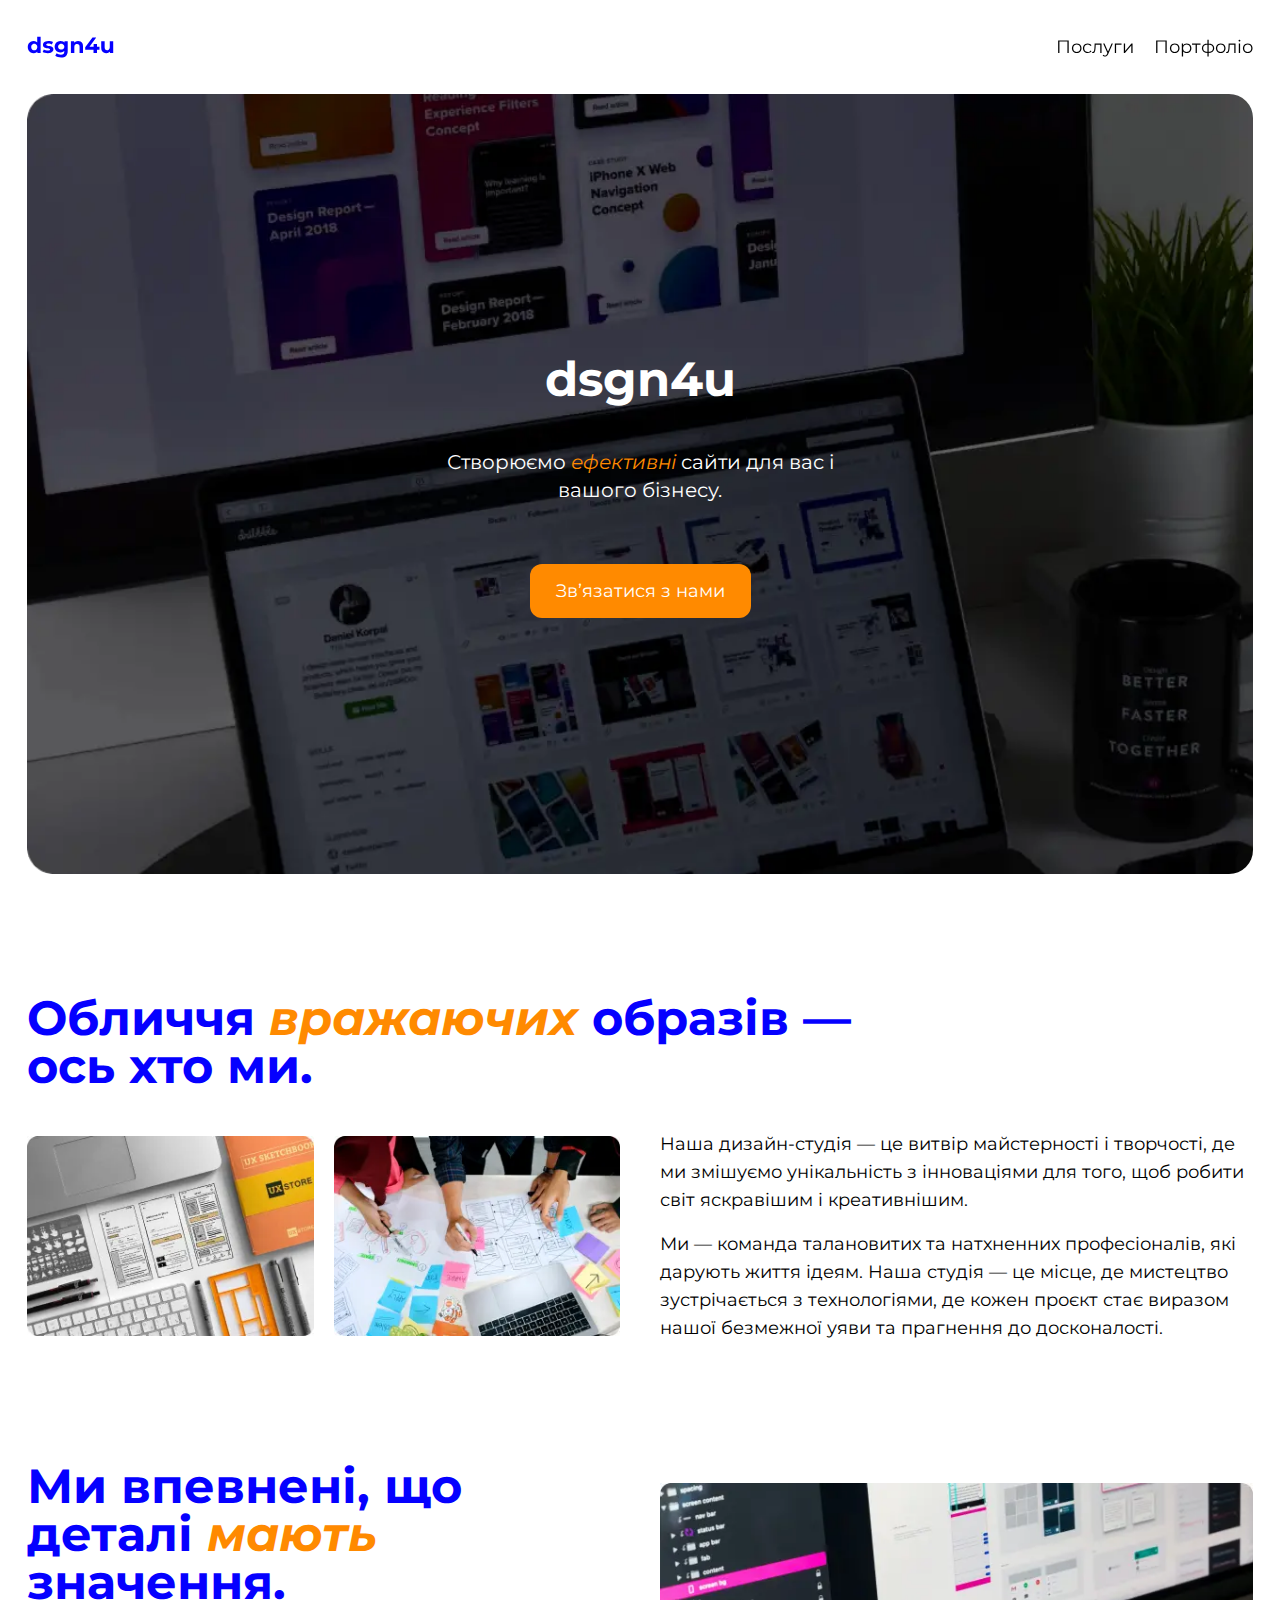
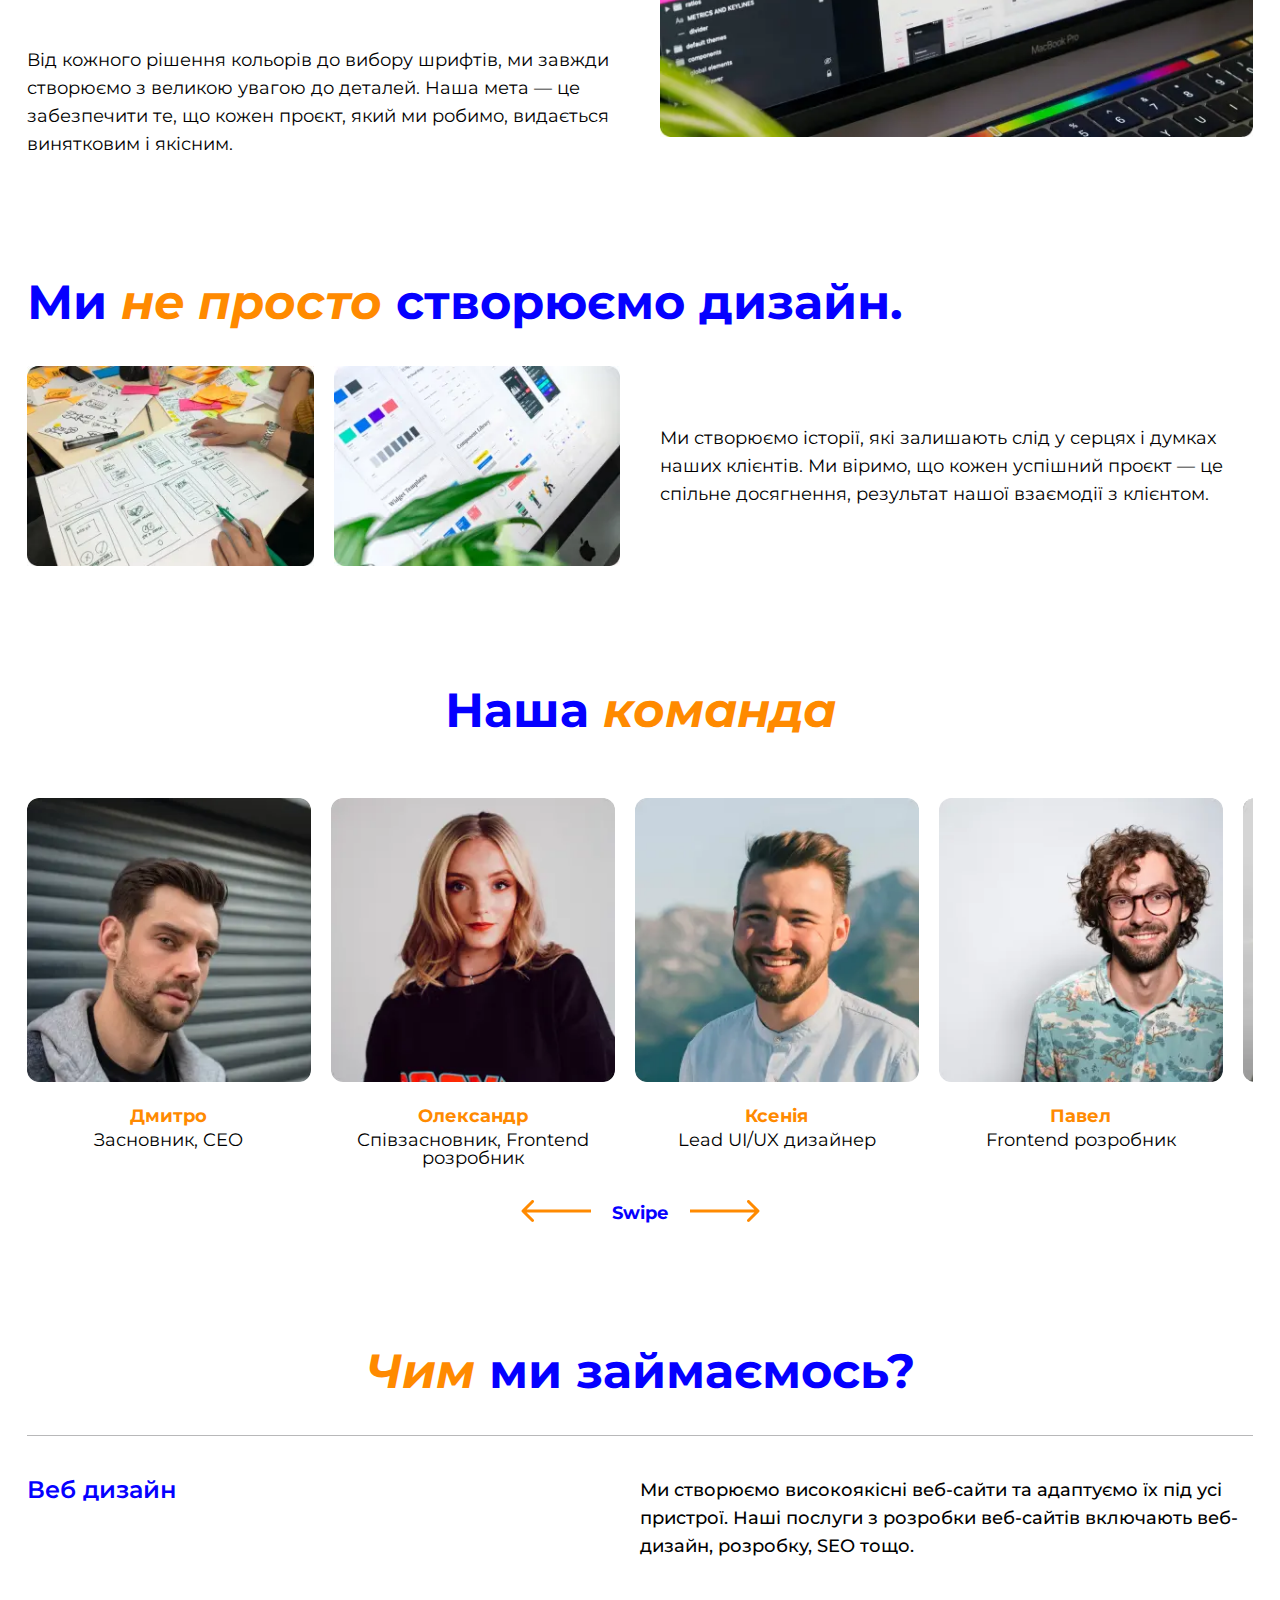
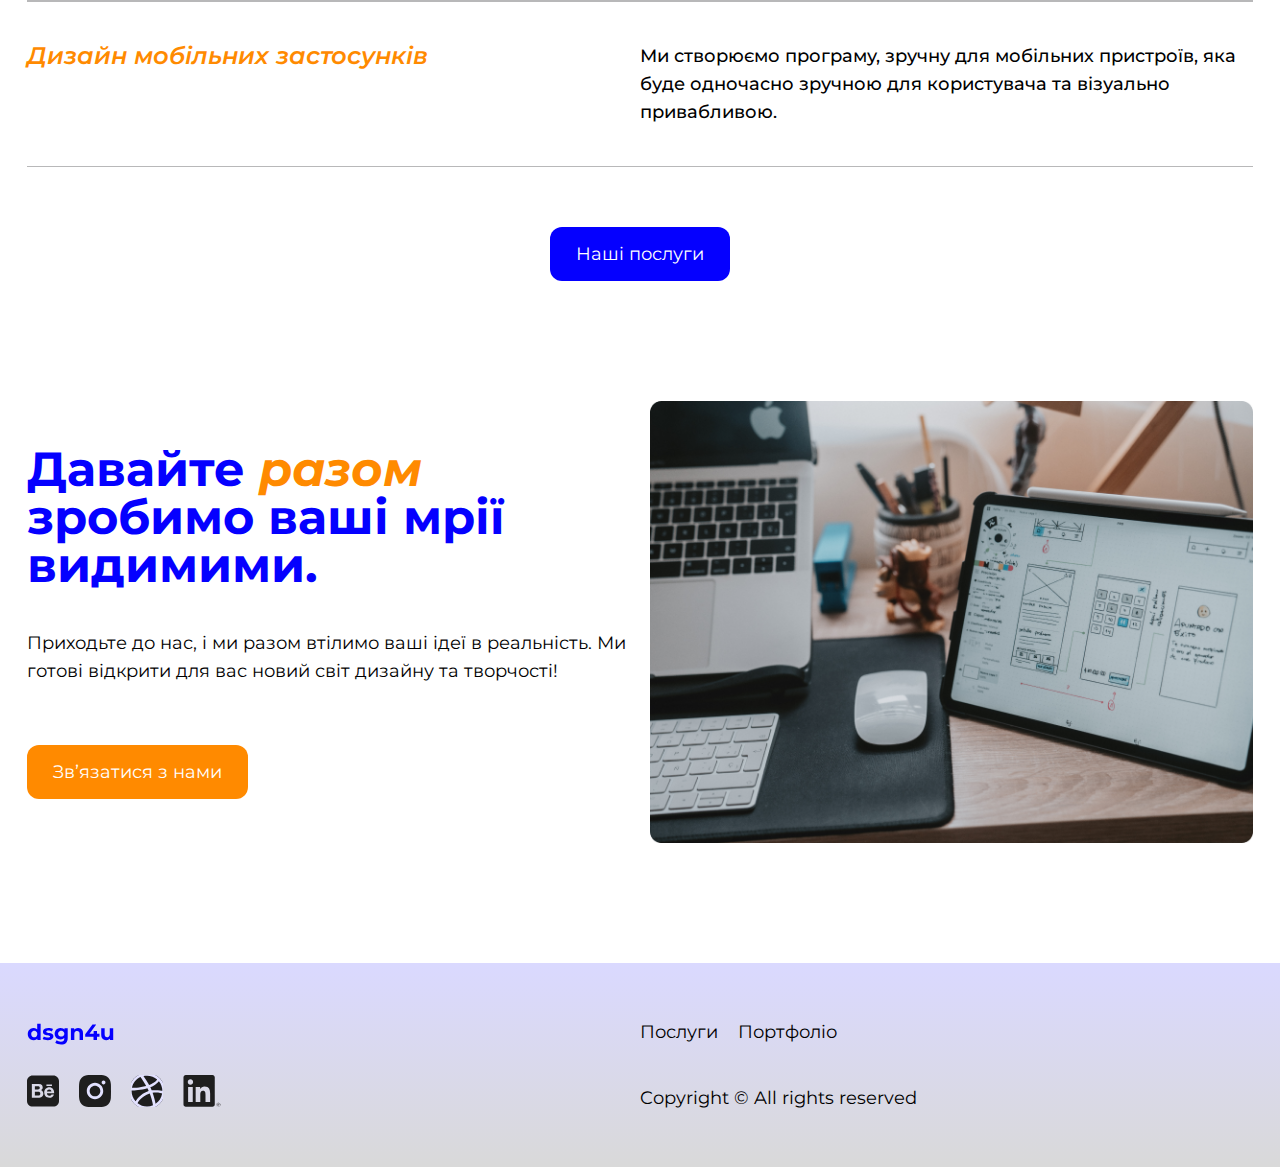
<file: index.html>
<!DOCTYPE html>
<html lang="en">

<head>
	<title>dsgn4u</title>
	<meta charset="UTF-8">
	<meta name="format-detection" content="telephone=no">
	<!-- <style>body{opacity: 0;}</style> -->
	<!-- <link rel="stylesheet" href="css/style.min.css?_v=20231117122455"> -->
   <link rel="stylesheet" href="css/style.css">
	<link rel="apple-touch-icon" sizes="180x180" href="img/apple-touch-icon.png">
	<link rel="icon" type="image/png" sizes="32x32" href="img/favicon-32x32.png">
	<link rel="icon" type="image/png" sizes="16x16" href="img/favicon-16x16.png">
	<link rel="manifest" href="img/site.webmanifest">
	<link rel="mask-icon" href="img/safari-pinned-tab.svg" color="#5bbad5">
	<meta name="msapplication-TileColor" content="#0053aa">
	<meta name="theme-color" content="#ffffff">
	<!-- <meta name="robots" content="noindex, nofollow"> -->
	<meta name="viewport" content="width=device-width, initial-scale=1.0">
</head>

<body>
	<div class="wrapper">
		<header class="header">
			<div class="header__container">
				<a href="index.html" class="header__logo"><img src="img/header/Logo.svg" alt="logo"></a>
				<div class="header__menu menu">
					<nav class="menu__body">
						<ul class="menu__list">
							<li class="list__item"><a href="services.html">Послуги</a></li>
							<li class="list__item"><a href="portfolio.html">Портфоліо</a></li>
						</ul>
					</nav>
				</div>
			</div>
		</header>
		<main class="page">
			<section class="page__main main-block">
				<div class="main-block__container">
					<div class="main-block__content">
						<h1 class="main-block__title">dsgn4u</h1>
						<p class="main-block__text">Створюємо <span class="orange">ефективні</span> сайти для вас і вашого бізнесу.</p>
						<a href="#" data-popup="#popup"><button type="button" class="main-block__button button">Звʼязатися з нами</button></a>
					</div>
				</div>
			</section>
			<section class="page__description description">
				<div class="description__container">
					<div class="description__content">
						<h2 class="description__title title">
							Обличчя <span class="orange">вражаючих</span> образів — ось хто ми.
						</h2>
						<div class="description__content-item description-item">
							<div class="description-item__images">
								<picture><source srcset="img/mainPage/description/1.webp" type="image/webp"><img class="double" src="img/mainPage/description/1.jpg" alt="image"></picture>
								<picture><source srcset="img/mainPage/description/2.webp" type="image/webp"><img class="double" src="img/mainPage/description/2.jpg" alt="image"></picture>
							</div>
							<div class="description-item__text">
								<p>
									Наша дизайн-студія — це витвір майстерності і творчості, де ми змішуємо унікальність з інноваціями для того, щоб робити світ яскравішим і креативнішим.
								</p>
								<p>
									Ми — команда талановитих та натхненних професіоналів, які дарують життя ідеям. Наша студія — це місце, де мистецтво зустрічається з технологіями, де кожен проєкт стає виразом нашої безмежної уяви та прагнення до досконалості.
								</p>
							</div>
						</div>
						<div class="description__content-item description-item">
							<div class="description-item__text">
								<h2 class="description__title title">
									Ми впевнені, що деталі <span class="orange">мають</span> значення.
								</h2>
								<p>
									Від кожного рішення кольорів до вибору шрифтів, ми завжди створюємо з великою увагою до деталей. Наша мета — це забезпечити те, що кожен проєкт, який ми робимо, видається винятковим і якісним.
								</p>
							</div>
							<div class="description-item__images">
								<picture><source srcset="img/mainPage/description/3.webp" type="image/webp"><img src="img/mainPage/description/3.jpg" alt="image"></picture>
							</div>
						</div>
						<h2 class="description__title title">
							Ми <span class="orange">не просто</span> створюємо дизайн.
						</h2>
						<div class="description__content-item description-item">
							<div class="description-item__images">
								<picture><source srcset="img/mainPage/description/4.webp" type="image/webp"><img class="double" src="img/mainPage/description/4.jpg" alt="image"></picture>
								<picture><source srcset="img/mainPage/description/5.webp" type="image/webp"><img class="double" src="img/mainPage/description/5.jpg" alt="image"></picture>
							</div>
							<div class="description-item__text">
								<p>
									Ми створюємо історії, які залишають слід у серцях і думках наших клієнтів. Ми віримо, що кожен успішний проєкт — це спільне досягнення, результат нашої взаємодії з клієнтом.
								</p>
							</div>
						</div>
					</div>
				</div>
			</section>
			<section class="page__team team">
				<div class="team__container">
					<h2 class="team__title title">Наша <span class="orange">команда</span></h2>
					<div class="team__slider swiper">
						<div class="team__wrapper swiper-wrapper">
							<div class="team__slide swiper-slide">
								<picture><source srcset="img/mainPage/team/Дмитро.webp" type="image/webp"><img src="img/mainPage/team/Дмитро.jpg" alt=""></picture>
								<h3 class="swiper-slide__title">Дмитро</h3>
								<p>Засновник, CEO</p>
							</div>
							<div class="team__slide swiper-slide">
								<picture><source srcset="img/mainPage/team/Ксенія.webp" type="image/webp"><img src="img/mainPage/team/Ксенія.jpg" alt=""></picture>
								<h3 class="swiper-slide__title">Олександр</h3>
								<p>Співзасновник,
									Frontend розробник</p>
							</div>
							<div class="team__slide swiper-slide">
								<picture><source srcset="img/mainPage/team/Олександр.webp" type="image/webp"><img src="img/mainPage/team/Олександр.jpg" alt=""></picture>
								<h3 class="swiper-slide__title">Ксенія</h3>
								<p>Lead UI/UX дизайнер</p>
							</div>
							<div class="team__slide swiper-slide">
								<picture><source srcset="img/mainPage/team/Павел.webp" type="image/webp"><img src="img/mainPage/team/Павел.jpg" alt=""></picture>
								<h3 class="swiper-slide__title">Павел</h3>
								<p>Frontend розробник</p>
							</div>
							<div class="team__slide swiper-slide">
								<picture><source srcset="img/mainPage/team/Ігор.webp" type="image/webp"><img src="img/mainPage/team/Ігор.jpg" alt=""></picture>
								<h3 class="swiper-slide__title">Ігор</h3>
								<p>Backend розробник</p>
							</div>
							<div class="team__slide swiper-slide">
								<picture><source srcset="img/mainPage/team/Данило.webp" type="image/webp"><img src="img/mainPage/team/Данило.jpg" alt=""></picture>
								<h3 class="swiper-slide__title">Данило</h3>
								<p>Backend розробник</p>
							</div>
							<div class="team__slide swiper-slide">
								<picture><source srcset="img/mainPage/team/Софія.webp" type="image/webp"><img src="img/mainPage/team/Софія.jpg" alt=""></picture>
								<h3 class="swiper-slide__title">Софія</h3>
								<p>UI/UX дизайнер, Webflow</p>
							</div>
							<div class="team__slide swiper-slide">
								<picture><source srcset="img/mainPage/team/Анна.webp" type="image/webp"><img src="img/mainPage/team/Анна.jpg" alt=""></picture>
								<h3 class="swiper-slide__title">Анна</h3>
								<p>Графічний дизайнер, moution дизайнер</p>
							</div>
						</div>
						<div class="swiper__actions">
							<div class="swiper-button-prev">
								<svg xmlns="http://www.w3.org/2000/svg" width="70" height="24" viewBox="0 0 70 24" fill="none">
									<path d="M0.93934 13.0607C0.353553 12.4749 0.353553 11.5251 0.93934 10.9393L10.4853 1.3934C11.0711 0.807612 12.0208 0.807612 12.6066 1.3934C13.1924 1.97918 13.1924 2.92893 12.6066 3.51472L4.12132 12L12.6066 20.4853C13.1924 21.0711 13.1924 22.0208 12.6066 22.6066C12.0208 23.1924 11.0711 23.1924 10.4853 22.6066L0.93934 13.0607ZM70 13.5H2V10.5H70V13.5Z" fill="#FF8A00" />
								</svg>
							</div>
							<h3 class="blue">Swipe</h3>
							<div class="swiper-button-next">
								<svg xmlns="http://www.w3.org/2000/svg" width="70" height="24" viewBox="0 0 70 24" fill="none">
									<path d="M69.0607 13.0607C69.6464 12.4749 69.6464 11.5251 69.0607 10.9393L59.5147 1.3934C58.9289 0.807611 57.9792 0.807611 57.3934 1.3934C56.8076 1.97919 56.8076 2.92893 57.3934 3.51472L65.8787 12L57.3934 20.4853C56.8076 21.0711 56.8076 22.0208 57.3934 22.6066C57.9792 23.1924 58.9289 23.1924 59.5147 22.6066L69.0607 13.0607ZM0 13.5H68V10.5H0V13.5Z" fill="#FF8A00" />
								</svg>
							</div>
						</div>
					</div>
				</div>
			</section>
			<section class="page__skils skils">
				<!-- <div data-showmore="items" class="skils__container">
                  <h2 class="skils__title title"><span class="orange">Чим</span> ми займаємось?</h2>
                  <ul data-showwmore-content class="skils__list skils-list">
                     <li class="skils-list__item">
                        <h3 class="skils-list__item-subtitle">Веб дизайн</h3>
                        <p>Ми створюємо високоякісні веб-сайти та адаптуємо їх під усі пристрої. Наші послуги з розробки веб-сайтів включають веб-дизайн, розробку, SEO тощо.</p>
                     </li>
                     <li class="skils-list__item">
                        <h3 class="skils-list__item-subtitle">Дизайн мобільних застосунків</h3>
                        <p>Ми створюємо програму, зручну для мобільних пристроїв, яка буде одночасно зручною для користувача та візуально привабливою.</p>
                     </li>
                     <li class="skils-list__item">
                        <h3 class="skils-list__item-subtitle">Веб розробка</h3>
                        <p>Наші послуги допоможуть вивести ваш бізнес на новий рівень. Ми створюємо сайти на замовлення, які є зручними та високофункціональними.</p>
                     </li>
                     <li class="skils-list__item">
                        <h3 class="skils-list__item-subtitle">Графічний дизайн</h3>
                        <p>Допоможемо вам та вашому бізнемсу з розробкою логотипів, брендбуків, візіток банерів, флаєрів тощо.</p>
                     </li>
                     <li class="skils-list__item">
                        <h3 class="skils-list__item-subtitle">UI/UX дизайн</h3>
                        <p>Ми надаємо повний спектр послуг і надає послуги з розробки UI/UX світового рівня для стартапів і підприємств.</p>
                     </li>
                  </ul>
                  <button hidden data-showmore-button type="button" class="skils__button button-blue">Наші послуги</button>
                  <span>Показати ще</span>
                  <span>Приховати</span>
               </div> -->
				<div class="skils__container">
					<h2 class="skils__title title"><span class="orange">Чим</span> ми займаємось?</h2>
					<ul class="skils-list">
						<li class="skils-list__item">
							<h3 class="skils-list__item-subtitle">Веб дизайн</h3>
							<p>Ми створюємо високоякісні веб-сайти та адаптуємо їх під усі пристрої. Наші послуги з розробки веб-сайтів включають веб-дизайн, розробку, SEO тощо.</p>
						</li>
						<li class="skils-list__item">
							<h3 class="skils-list__item-subtitle"><span class="orange">Дизайн мобільних застосунків</span></h3>
							<p>Ми створюємо програму, зручну для мобільних пристроїв, яка буде одночасно зручною для користувача та візуально привабливою.</p>
						</li>
					</ul>
					<a href="services.html"><button type="button" class="skils-list__more button-blue">Наші послуги</button></a>
				</div>
			</section>
			<section class="page__questionnaire questionnaire">
				<div class="questionnaire__container">
					<div class="questionnaire__content">
						<h2 class="questionnaire__title title">
							Давайте <span class="orange">разом</span> зробимо ваші мрії видимими.
						</h2>
						<p class="questionnaire__text">Приходьте до нас, і ми разом втілимо ваші ідеї в реальність.
							Ми готові відкрити для вас новий світ дизайну та творчості!</p>
						<a href="#" data-popup="#popup"><button type="button" class="questionnaire__button button">Звʼязатися з нами</button></a>
					</div>
					<div class="questionnaire__img">
						<img src="img/mainPage/questionnaire/Photo Block 3.png" alt="img">
					</div>
				</div>
			</section>
		</main>
		<footer class="footer">
			<div class="footer__container">
				<div class="footer__contacts">
					<a href="index.html" class="footer__logo"><img src="img/header/Logo.svg" alt="logo"></a>
					<div class="footer__social">
						<a href="">
							<img src="img/footer/behance.svg" alt="">
						</a>
						<a href="">
							<img src="img/footer/instagram.svg" alt="">
						</a>
						<a href="">
							<img src="img/footer/dribbble 1.svg" alt="">
						</a>
						<a href="">
							<img src="img/footer/Group.svg" alt="">
						</a>
					</div>
				</div>
				<div class="footer__menu menu">
					<nav class="menu__body">
						<ul class="menu__list">
							<li class="list__item"><a href="services.html">Послуги</a></li>
							<li class="list__item"><a href="portfolio.html">Портфоліо</a></li>
						</ul>
					</nav>
					<h3>Copyright © All rights reserved</h3>
				</div>
			</div>
		</footer>
	</div>
	<div id="popup" aria-hidden="true" class="popup">
		<div class="popup__wrapper">
			<div class="popup__content">
				<button data-close type="button" class="popup__close">
					<img src="img/popup/cross-small 1.svg" alt="">
				</button>
				<h2 class="popup__title">Створюйте <span class="orange">якісні</span>
					продукти для свого бізнесу <span class="orange">разом з нами</span></h2>
				<div class="contactus__form">
					<form action="#" class="form">
						<div class="form__item">
							<label for="formNumber" class="form__label">Номер телефону *</label>
							<input data-required="number" id="formNumber" autocomplete="off" type="text" name="number" data-error="Це поле є обовʼязковим для заповнення!" placeholder="+380 00 00 000" class="form__input">
						</div>
						<div class="form__item">
							<label for="formEmail" class="form__label">Email *</label>
							<input data-required="email" id="formEmail" autocomplete="off" type="text" name="email" data-error="Це поле є обовʼязковим для заповнення!" placeholder="email@gmail.com" class="form__input">
						</div>
						<div class="form__item">
							<div class="form__label">Тип послуги</div>
							<select name="services" data-class-modif="form" class="select">
								<option value="1" selected>Веб дизайн</option>
								<option value="2">Дизайн презентації</option>
								<option value="3">Дизайн застосунку</option>
								<option value="4">Дизайн профіля</option>
							</select>
						</div>
						<button type="submit" class="form__button">Звʼязатися з нами</button>
					</form>
				</div>
			</div>
		</div>
	</div>
	<script src="js/app.min.js?_v=20231117122455"></script>
</body>

</html>
</file>
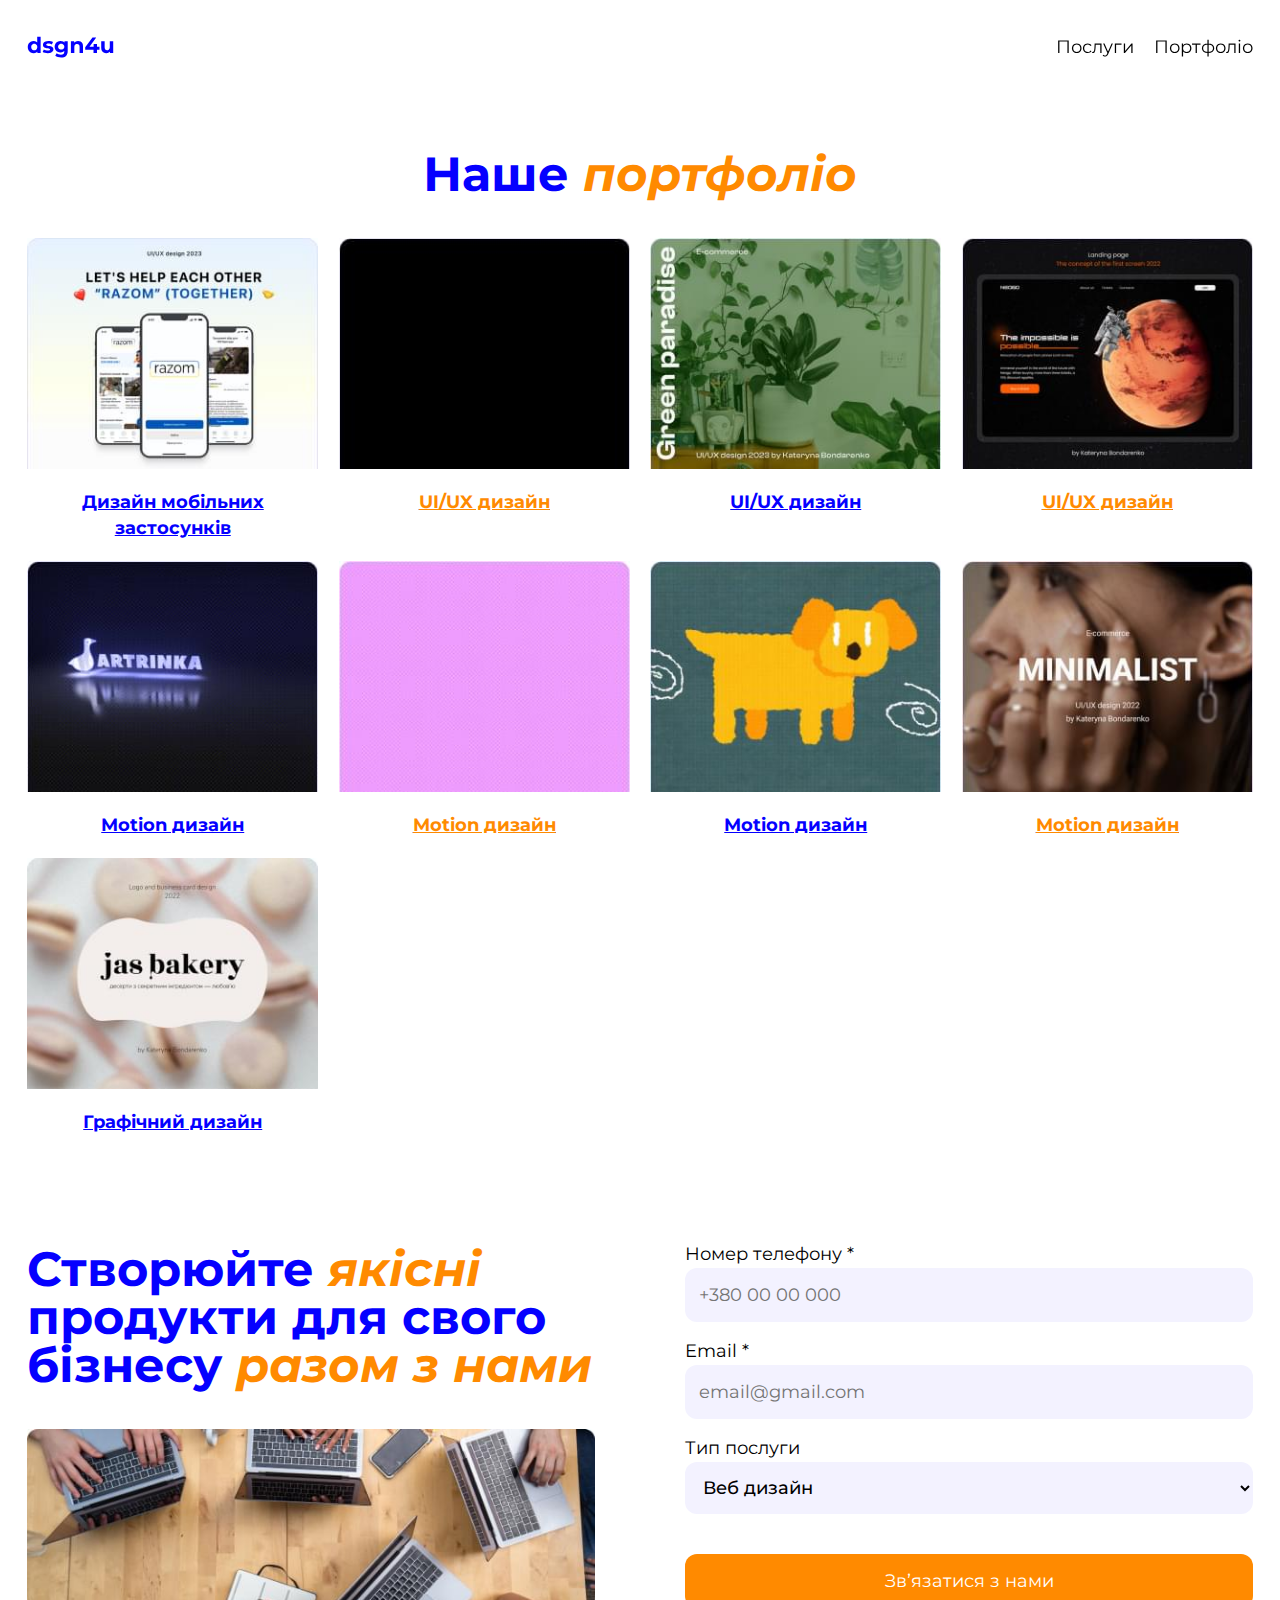
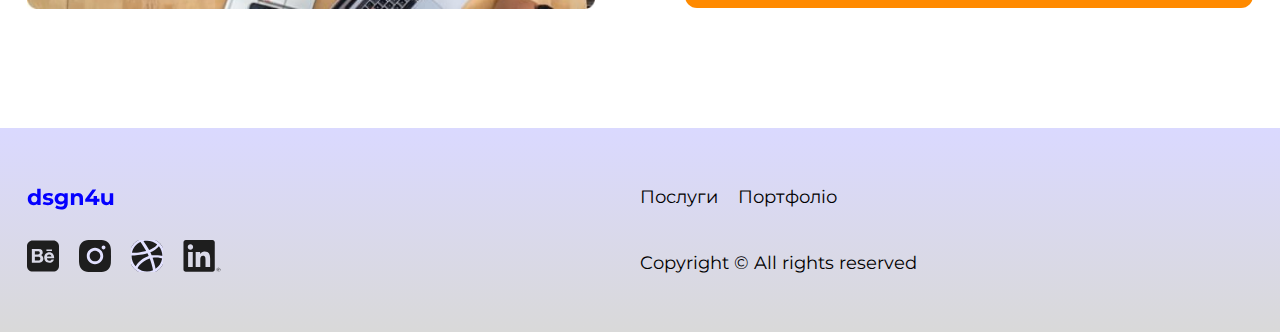
<file: portfolio.html>
<!DOCTYPE html>
<html lang="en">

<head>
	<title>Портфоліо</title>
	<meta charset="UTF-8">
	<meta name="format-detection" content="telephone=no">
	<!-- <style>body{opacity: 0;}</style> -->
	<link rel="stylesheet" href="css/style.min.css?_v=20231117122455">
	<link rel="apple-touch-icon" sizes="180x180" href="img/apple-touch-icon.png">
	<link rel="icon" type="image/png" sizes="32x32" href="img/favicon-32x32.png">
	<link rel="icon" type="image/png" sizes="16x16" href="img/favicon-16x16.png">
	<link rel="manifest" href="img/site.webmanifest">
	<link rel="mask-icon" href="img/safari-pinned-tab.svg" color="#5bbad5">
	<meta name="msapplication-TileColor" content="#0053aa">
	<meta name="theme-color" content="#ffffff">
	<!-- <meta name="robots" content="noindex, nofollow"> -->
	<meta name="viewport" content="width=device-width, initial-scale=1.0">
</head>

<body>
	<div class="wrapper">
		<header class="header">
			<div class="header__container">
				<a href="index.html" class="header__logo"><img src="img/header/Logo.svg" alt="logo"></a>
				<div class="header__menu menu">
					<nav class="menu__body">
						<ul class="menu__list">
							<li class="list__item"><a href="services.html">Послуги</a></li>
							<li class="list__item"><a href="portfolio.html">Портфоліо</a></li>
						</ul>
					</nav>
				</div>
			</div>
		</header>
		<main class="page">
			<section class="page__portfolio portfolio">
				<div class="portfolio__container">
					<h1 class="portfolio__title title">Наше <span class="orange">портфоліо</span></h1>
					<div class="portfolio__list">
						<div class="portfolio__item list-item">
							<div class="list-item__img">
								<img src="img/portfolio/image 1.jpg" alt="">
							</div>
							<h3 class="list-item__title">Дизайн мобільних застосунків</h3>
						</div>
						<div class="portfolio__item">
							<div class="list-item__img">
								<img src="img/portfolio/image 55.jpg" alt="">
							</div>
							<h3 class="list-item__title"><span class="orangesubtitle">UI/UX дизайн</span></h3>
						</div>
						<div class="portfolio__item">
							<div class="list-item__img">
								<img src="img/portfolio/image 2.jpg" alt="">
							</div>
							<h3 class="list-item__title">UI/UX дизайн</h3>
						</div>
						<div class="portfolio__item">
							<div class="list-item__img">
								<img src="img/portfolio/image 3.jpg" alt="">
							</div>
							<h3 class="list-item__title"><span class="orangesubtitle">UI/UX дизайн</span></h3>
						</div>
						<div class="portfolio__item">
							<div class="list-item__img">
								<img src="img/portfolio/image 4 (1).jpg" alt="">
							</div>
							<h3 class="list-item__title">Motion дизайн</h3>
						</div>
						<div class="portfolio__item">
							<div class="list-item__img">
								<img src="img/portfolio/image 4 (2).jpg" alt="">
							</div>
							<h3 class="list-item__title"><span class="orangesubtitle">Motion дизайн</span></h3>
						</div>
						<div class="portfolio__item">
							<div class="list-item__img">
								<img src="img/portfolio/image 4 (3).jpg" alt="">
							</div>
							<h3 class="list-item__title">Motion дизайн</h3>
						</div>
						<div class="portfolio__item">
							<div class="list-item__img">
								<img src="img/portfolio/image 4.jpg" alt="">
							</div>
							<h3 class="list-item__title"><span class="orangesubtitle">Motion дизайн</span></h3>
						</div>
						<div class="portfolio__item">
							<div class="list-item__img">
								<img src="img/portfolio/image 5.jpg" alt="">
							</div>
							<h3 class="list-item__title">Графічний дизайн</h3>
						</div>
					</div>
				</div>
			</section>
			<section class="page__contactus contactus">
				<div class="contactus__container">
					<div class="contactus__content">
						<h2 class="contactus__title title">
							Створюйте <span class="orange">якісні</span>
							продукти для свого бізнесу <span class="orange">разом з нами</span>
						</h2>
						<img src="img/services/Photo Block 3.jpg" alt="">
					</div>
					<div class="contactus__form">
						<form action="#" class="form">
							<div class="form__item">
								<label for="formNumber" class="form__label">Номер телефону *</label>
								<input data-required="number" id="formNumber" autocomplete="off" type="text" name="number" data-error="Це поле є обовʼязковим для заповнення!" placeholder="+380 00 00 000" class="form__input">
							</div>
							<div class="form__item">
								<label for="formEmail" class="form__label">Email *</label>
								<input data-required="email" id="formEmail" autocomplete="off" type="text" name="email" data-error="Це поле є обовʼязковим для заповнення!" placeholder="email@gmail.com" class="form__input">
							</div>
							<div class="form__item">
								<div class="form__label">Тип послуги</div>
								<select name="services" data-class-modif="form" class="select">
									<option value="1" selected>Веб дизайн</option>
									<option value="2">Дизайн презентації</option>
									<option value="3">Дизайн застосунку</option>
									<option value="4">Дизайн профіля</option>
								</select>
							</div>
							<button type="submit" class="form__button">Звʼязатися з нами</button>
						</form>
					</div>
				</div>
			</section>
		</main>
		<footer class="footer">
			<div class="footer__container">
				<div class="footer__contacts">
					<a href="index.html" class="footer__logo"><img src="img/header/Logo.svg" alt="logo"></a>
					<div class="footer__social">
						<a href="">
							<img src="img/footer/behance.svg" alt="">
						</a>
						<a href="">
							<img src="img/footer/instagram.svg" alt="">
						</a>
						<a href="">
							<img src="img/footer/dribbble 1.svg" alt="">
						</a>
						<a href="">
							<img src="img/footer/Group.svg" alt="">
						</a>
					</div>
				</div>
				<div class="footer__menu menu">
					<nav class="menu__body">
						<ul class="menu__list">
							<li class="list__item"><a href="services.html">Послуги</a></li>
							<li class="list__item"><a href="portfolio.html">Портфоліо</a></li>
						</ul>
					</nav>
					<h3>Copyright © All rights reserved</h3>
				</div>
			</div>
		</footer>
	</div>
	<script src="js/app.min.js?_v=20231117122455"></script>
</body>

</html>
</file>
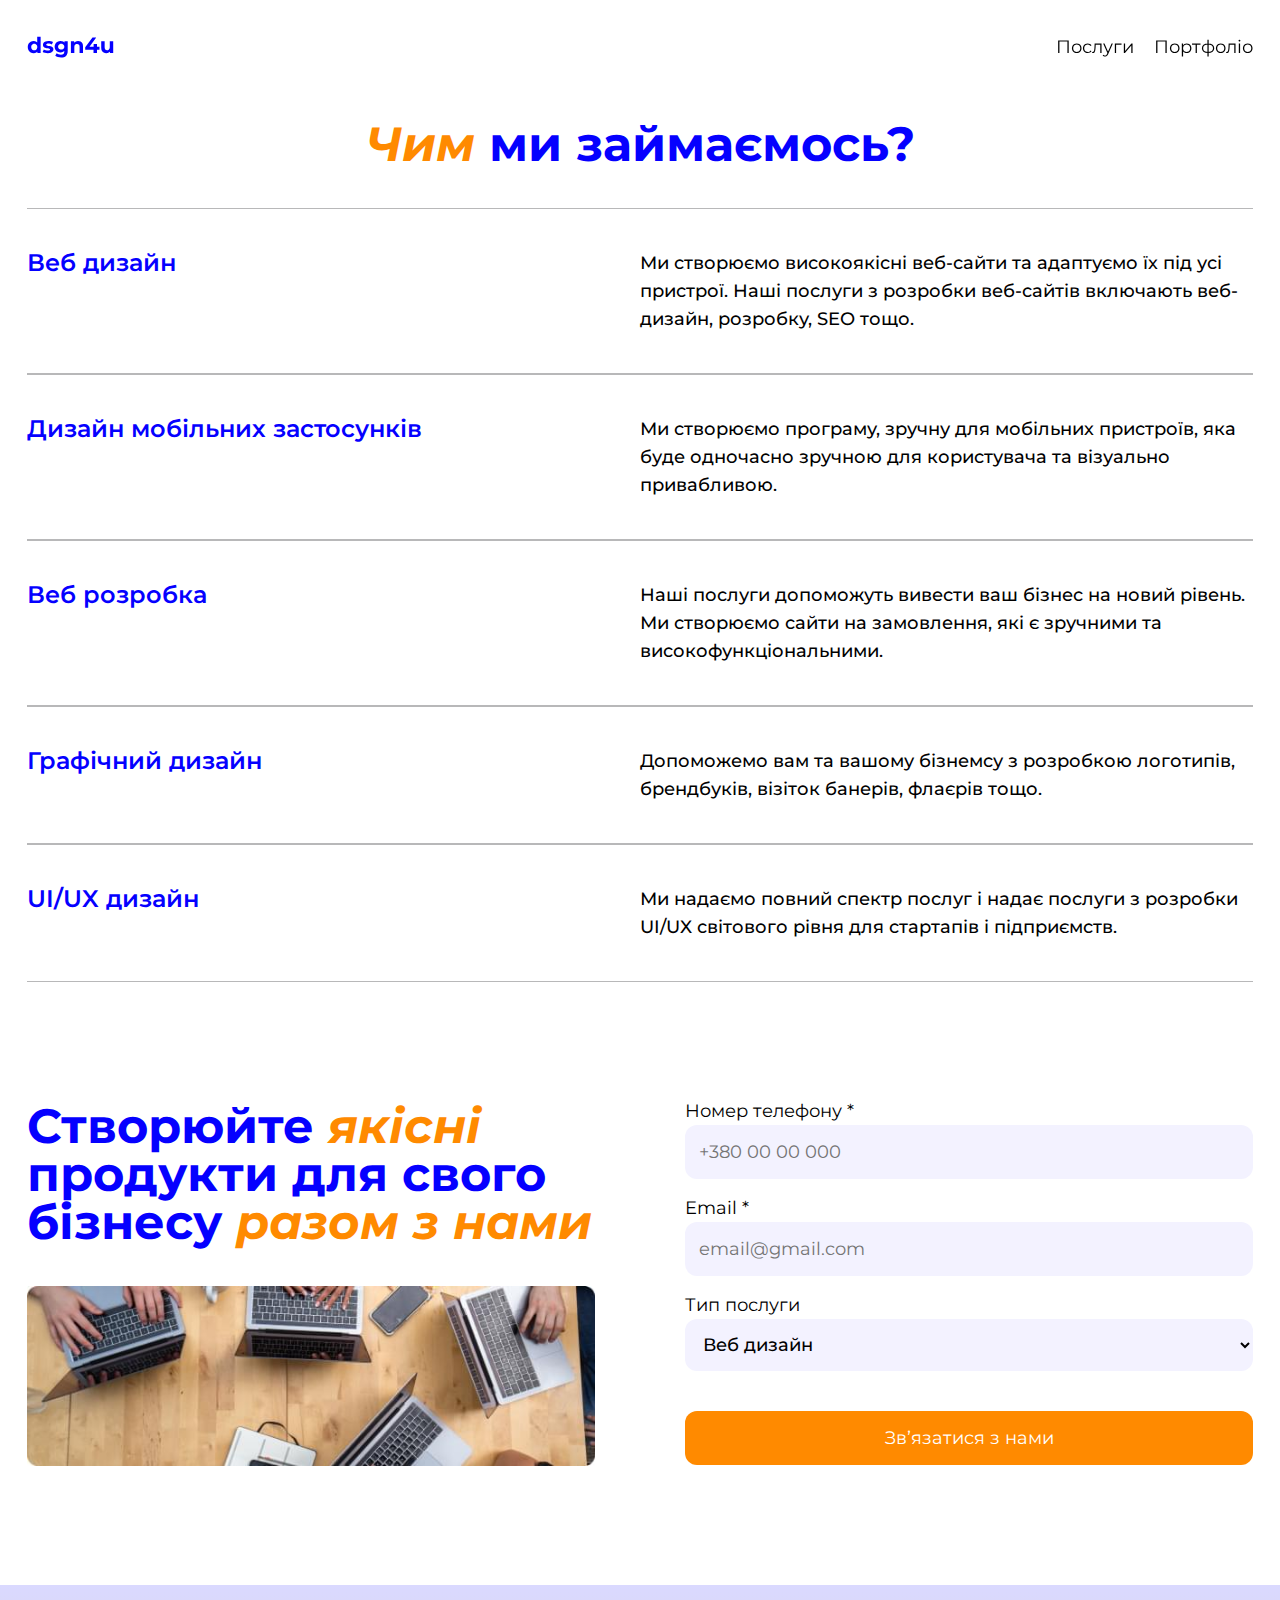
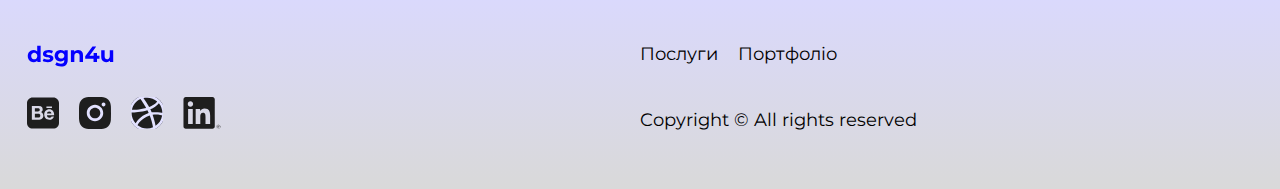
<file: services.html>
<!DOCTYPE html>
<html lang="en">

<head>
	<title>Послуги</title>
	<meta charset="UTF-8">
	<meta name="format-detection" content="telephone=no">
	<!-- <style>body{opacity: 0;}</style> -->
	<link rel="stylesheet" href="css/style.min.css?_v=20231117122455">
	<link rel="apple-touch-icon" sizes="180x180" href="img/apple-touch-icon.png">
	<link rel="icon" type="image/png" sizes="32x32" href="img/favicon-32x32.png">
	<link rel="icon" type="image/png" sizes="16x16" href="img/favicon-16x16.png">
	<link rel="manifest" href="img/site.webmanifest">
	<link rel="mask-icon" href="img/safari-pinned-tab.svg" color="#5bbad5">
	<meta name="msapplication-TileColor" content="#0053aa">
	<meta name="theme-color" content="#ffffff">
	<!-- <meta name="robots" content="noindex, nofollow"> -->
	<meta name="viewport" content="width=device-width, initial-scale=1.0">
</head>

<body>
	<div class="wrapper">
		<header class="header">
			<div class="header__container">
				<a href="index.html" class="header__logo"><img src="img/header/Logo.svg" alt="logo"></a>
				<div class="header__menu menu">
					<nav class="menu__body">
						<ul class="menu__list">
							<li class="list__item"><a href="services.html">Послуги</a></li>
							<li class="list__item"><a href="portfolio.html">Портфоліо</a></li>
						</ul>
					</nav>
				</div>
			</div>
		</header>
		<main class="page">
			<section class="page__skils skils">
				<div data-showmore="items" class="skils__container">
					<h2 class="skils__title title"><span class="orange">Чим</span> ми займаємось?</h2>
					<ul data-showwmore-content class="skils__list skils-list">
						<li class="skils-list__item">
							<h3 class="skils-list__item-subtitle">Веб дизайн</h3>
							<p>Ми створюємо високоякісні веб-сайти та адаптуємо їх під усі пристрої. Наші послуги з розробки веб-сайтів включають веб-дизайн, розробку, SEO тощо.</p>
						</li>
						<li class="skils-list__item">
							<h3 class="skils-list__item-subtitle">Дизайн мобільних застосунків</h3>
							<p>Ми створюємо програму, зручну для мобільних пристроїв, яка буде одночасно зручною для користувача та візуально привабливою.</p>
						</li>
						<li class="skils-list__item">
							<h3 class="skils-list__item-subtitle">Веб розробка</h3>
							<p>Наші послуги допоможуть вивести ваш бізнес на новий рівень. Ми створюємо сайти на замовлення, які є зручними та високофункціональними.</p>
						</li>
						<li class="skils-list__item">
							<h3 class="skils-list__item-subtitle">Графічний дизайн</h3>
							<p>Допоможемо вам та вашому бізнемсу з розробкою логотипів, брендбуків, візіток банерів, флаєрів тощо.</p>
						</li>
						<li class="skils-list__item">
							<h3 class="skils-list__item-subtitle">UI/UX дизайн</h3>
							<p>Ми надаємо повний спектр послуг і надає послуги з розробки UI/UX світового рівня для стартапів і підприємств.</p>
						</li>
					</ul>
				</div>
			</section>
			<section class="page__contactus contactus">
				<div class="contactus__container">
					<div class="contactus__content">
						<h2 class="contactus__title title">
							Створюйте <span class="orange">якісні</span>
							продукти для свого бізнесу <span class="orange">разом з нами</span>
						</h2>
						<img src="img/services/Photo Block 3.jpg" alt="">
					</div>
					<div class="contactus__form">
						<form action="#" class="form">
							<div class="form__item">
								<label for="formNumber" class="form__label">Номер телефону *</label>
								<input data-required="number" id="formNumber" autocomplete="off" type="text" name="number" data-error="Це поле є обовʼязковим для заповнення!" placeholder="+380 00 00 000" class="form__input">
							</div>
							<div class="form__item">
								<label for="formEmail" class="form__label">Email *</label>
								<input data-required="email" id="formEmail" autocomplete="off" type="text" name="email" data-error="Це поле є обовʼязковим для заповнення!" placeholder="email@gmail.com" class="form__input">
							</div>
							<div class="form__item">
								<div class="form__label">Тип послуги</div>
								<select name="services" data-class-modif="form" class="select">
									<option value="1" selected>Веб дизайн</option>
									<option value="2">Дизайн презентації</option>
									<option value="3">Дизайн застосунку</option>
									<option value="4">Дизайн профіля</option>
								</select>
							</div>
							<button type="submit" class="form__button">Звʼязатися з нами</button>
						</form>
					</div>
				</div>
			</section>
		</main>
		<footer class="footer">
			<div class="footer__container">
				<div class="footer__contacts">
					<a href="index.html" class="footer__logo"><img src="img/header/Logo.svg" alt="logo"></a>
					<div class="footer__social">
						<a href="">
							<img src="img/footer/behance.svg" alt="">
						</a>
						<a href="">
							<img src="img/footer/instagram.svg" alt="">
						</a>
						<a href="">
							<img src="img/footer/dribbble 1.svg" alt="">
						</a>
						<a href="">
							<img src="img/footer/Group.svg" alt="">
						</a>
					</div>
				</div>
				<div class="footer__menu menu">
					<nav class="menu__body">
						<ul class="menu__list">
							<li class="list__item"><a href="services.html">Послуги</a></li>
							<li class="list__item"><a href="portfolio.html">Портфоліо</a></li>
						</ul>
					</nav>
					<h3>Copyright © All rights reserved</h3>
				</div>
			</div>
		</footer>
	</div>
	<script src="js/app.min.js?_v=20231117122455"></script>
</body>

</html>
</file>
<file: css/style.css>
@import url(https://fonts.googleapis.com/css?family=Montserrat:500,600,700,600italic,700italic&display=swap);

* {
  padding: 0px;
  margin: 0px;
  border: 0px;
}

*,
*:before,
*:after {
  -webkit-box-sizing: border-box;
          box-sizing: border-box;
}

html,
body {
  height: 100%;
  min-width: 320px;
}

body {
  color: #000;
  line-height: 1;
  font-family: "Montserrat";
  font-size: 1.125rem;
  -ms-text-size-adjust: 100%;
  -moz-text-size-adjust: 100%;
  -webkit-text-size-adjust: 100%;
  -webkit-font-smoothing: antialiased;
  -moz-osx-font-smoothing: grayscale;
}

input,
button,
textarea {
  font-family: "Montserrat";
  font-size: inherit;
  line-height: inherit;
}

button {
  cursor: pointer;
  color: inherit;
  background-color: transparent;
}

a {
  color: inherit;
  text-decoration: none;
}

ul li {
  list-style: none;
}

img {
  vertical-align: top;
}

h1,
h2,
h3,
h4,
h5,
h6 {
  font-weight: inherit;
  font-size: inherit;
}

.lock body {
  overflow: hidden;
  -ms-touch-action: none;
      touch-action: none;
  -ms-scroll-chaining: none;
      overscroll-behavior: none;
}

.wrapper {
  min-height: 100%;
  display: -webkit-box;
  display: -ms-flexbox;
  display: flex;
  -webkit-box-orient: vertical;
  -webkit-box-direction: normal;
      -ms-flex-direction: column;
          flex-direction: column;
  overflow: hidden;
}

@supports (overflow: clip) {
  .wrapper {
    overflow: clip;
  }
}

.wrapper > main {
  -webkit-box-flex: 1;
      -ms-flex: 1 1 auto;
          flex: 1 1 auto;
}

.wrapper > * {
  min-width: 0;
}

/*
(i) Стилі будуть застосовуватись до
всіх класів, що містять *__container
Наприклад header__container, main__container і т.п.
Сніппет (HTML): cnt
*/

[class*=__container] {
  max-width: 78.5rem;
  margin: 0 auto;
  padding: 0 0.9375rem;
}

body::after {
  content: "";
  background-color: rgba(0, 0, 0, 0.5);
  position: fixed;
  width: 100%;
  height: 100%;
  top: 0;
  left: 0;
  opacity: 0;
  -webkit-transition: opacity 0.8s ease 0s;
  -o-transition: opacity 0.8s ease 0s;
  transition: opacity 0.8s ease 0s;
  pointer-events: none;
  z-index: 149;
}

.popup-show body::after {
  opacity: 1;
}

.popup {
  position: fixed;
  top: 0;
  left: 0;
  bottom: 0;
  right: 0;
  padding: 30px 10px;
  -webkit-transition: visibility 0.8s ease 0s;
  -o-transition: visibility 0.8s ease 0s;
  transition: visibility 0.8s ease 0s;
  visibility: hidden;
  pointer-events: none;
}

.popup_show {
  z-index: 150;
  visibility: visible;
  overflow: auto;
  pointer-events: auto;
}

.popup_show .popup__content {
  visibility: visible;
  -webkit-transform: scale(1);
      -ms-transform: scale(1);
          transform: scale(1);
}

.popup__wrapper {
  display: -webkit-box;
  display: -ms-flexbox;
  display: flex;
  -webkit-box-orient: vertical;
  -webkit-box-direction: normal;
      -ms-flex-direction: column;
          flex-direction: column;
  -webkit-box-align: center;
      -ms-flex-align: center;
          align-items: center;
  min-height: 100%;
  -webkit-box-flex: 1;
      -ms-flex: 1 1 auto;
          flex: 1 1 auto;
  width: 100%;
  display: flex;
  -webkit-box-pack: center;
      -ms-flex-pack: center;
          justify-content: center;
  align-items: center;
}

.popup__content {
  visibility: hidden;
  -webkit-transform: scale(0);
      -ms-transform: scale(0);
          transform: scale(0);
  -webkit-transition: -webkit-transform 0.3s ease 0s;
  transition: -webkit-transform 0.3s ease 0s;
  -o-transition: transform 0.3s ease 0s;
  transition: transform 0.3s ease 0s;
  transition: transform 0.3s ease 0s, -webkit-transform 0.3s ease 0s;
  background-color: #fff;
  width: 100%;
  max-width: 564px;
  max-height: 662px;
  border-radius: 20px;
}

.lock .popup__content {
  visibility: visible;
}

.popup__title {
  color: #0500ff;
  text-align: center;
  font-family: Montserrat;
  font-size: 28px;
  font-style: normal;
  font-weight: 700;
  line-height: 42px;
  /* 150% */
}

.popup__title:not(:last-child) {
  margin-bottom: 40px;
}

.popup__close {
  position: absolute;
  right: 16px;
  top: 16px;
}

[class*=-ibg] {
  position: relative;
}

[class*=-ibg] img {
  position: absolute;
  width: 100%;
  height: 100%;
  top: 0;
  left: 0;
  -o-object-fit: cover;
     object-fit: cover;
}

[class*=-ibg_contain] img {
  -o-object-fit: contain;
     object-fit: contain;
}

.title {
  color: #0500ff;
  font-size: 48px;
  font-weight: 700;
  max-width: 55.375rem;
}

.orange {
  color: #ff8a00;
  font-style: italic;
}

.orangesubtitle {
  color: #ff8a00;
  font-weight: 700;
  line-height: 26px;
  /* 144.444% */
  text-decoration-line: underline;
}

.button {
  padding: 18px 26px;
  border-radius: 12px;
  background: #ff8a00;
  -webkit-transition: all 0.3s;
  -o-transition: all 0.3s;
  transition: all 0.3s;
}

.button-blue {
  color: #fff;
  background-color: #0500ff;
  padding: 18px 26px;
  border-radius: 12px;
  -webkit-transition: all 0.3s;
  -o-transition: all 0.3s;
  transition: all 0.3s;
}

.button-blue:hover {
  background-color: #0c09a4;
}

.button:hover {
  background: #b66305;
}

.swiper-button-prev {
  cursor: pointer;
}

.swiper-button-next {
  cursor: pointer;
}

.swiper-pagination-clickable .swiper-pagination-bullet {
  cursor: pointer;
}

.swiper-button-next.swiper-button-disabled svg {
  fill: gray;
}

.swiper-button-prev,
.swiper-rtl .swiper-button-next {
  left: 10px;
  right: auto;
}

.swiper-button-next,
.swiper-rtl .swiper-button-prev {
  right: 10px;
  left: auto;
}

.swiper-button-lock {
  display: none;
}

.swiper-pagination {
  text-align: center;
  -webkit-transition: 0.3s opacity;
  -o-transition: 0.3s opacity;
  transition: 0.3s opacity;
  -webkit-transform: translate3d(0, 0, 0);
          transform: translate3d(0, 0, 0);
  z-index: 1;
}

.swiper-pagination.swiper-pagination-hidden {
  opacity: 0;
}

.swiper-pagination-bullets-dynamic {
  overflow: hidden;
  font-size: 0;
}

.swiper-pagination-bullets-dynamic .swiper-pagination-bullet {
  -webkit-transform: scale(0.33);
      -ms-transform: scale(0.33);
          transform: scale(0.33);
  position: relative;
}

.swiper-pagination-bullets-dynamic .swiper-pagination-bullet-active {
  -webkit-transform: scale(1);
      -ms-transform: scale(1);
          transform: scale(1);
}

.swiper-pagination-bullets-dynamic .swiper-pagination-bullet-active-main {
  -webkit-transform: scale(1);
      -ms-transform: scale(1);
          transform: scale(1);
}

.swiper-pagination-bullets-dynamic .swiper-pagination-bullet-active-prev {
  -webkit-transform: scale(0.66);
      -ms-transform: scale(0.66);
          transform: scale(0.66);
}

.swiper-pagination-bullets-dynamic .swiper-pagination-bullet-active-prev-prev {
  -webkit-transform: scale(0.33);
      -ms-transform: scale(0.33);
          transform: scale(0.33);
}

.swiper-pagination-bullets-dynamic .swiper-pagination-bullet-active-next {
  -webkit-transform: scale(0.66);
      -ms-transform: scale(0.66);
          transform: scale(0.66);
}

.swiper-pagination-bullets-dynamic .swiper-pagination-bullet-active-next-next {
  -webkit-transform: scale(0.33);
      -ms-transform: scale(0.33);
          transform: scale(0.33);
}

.swiper-pagination-vertical.swiper-pagination-bullets,
.swiper-vertical > .swiper-pagination-bullets {
  right: 10px;
  top: 50%;
  -webkit-transform: translate3d(0px, -50%, 0);
          transform: translate3d(0px, -50%, 0);
}

.swiper-pagination-vertical.swiper-pagination-bullets .swiper-pagination-bullet,
.swiper-vertical > .swiper-pagination-bullets .swiper-pagination-bullet {
  margin: var(--swiper-pagination-bullet-vertical-gap, 6px) 0;
  display: block;
}

.swiper-pagination-vertical.swiper-pagination-bullets.swiper-pagination-bullets-dynamic,
.swiper-vertical > .swiper-pagination-bullets.swiper-pagination-bullets-dynamic {
  top: 50%;
  -webkit-transform: translateY(-50%);
      -ms-transform: translateY(-50%);
          transform: translateY(-50%);
  width: 8px;
}

.swiper-pagination-vertical.swiper-pagination-bullets.swiper-pagination-bullets-dynamic .swiper-pagination-bullet,
.swiper-vertical > .swiper-pagination-bullets.swiper-pagination-bullets-dynamic .swiper-pagination-bullet {
  display: inline-block;
  -webkit-transition: 0.2s top, 0.2s -webkit-transform;
  transition: 0.2s top, 0.2s -webkit-transform;
  -o-transition: 0.2s transform, 0.2s top;
  transition: 0.2s transform, 0.2s top;
  transition: 0.2s transform, 0.2s top, 0.2s -webkit-transform;
}

.swiper-horizontal > .swiper-pagination-bullets .swiper-pagination-bullet,
.swiper-pagination-horizontal.swiper-pagination-bullets .swiper-pagination-bullet {
  margin: 0 var(--swiper-pagination-bullet-horizontal-gap, 4px);
}

.swiper-horizontal > .swiper-pagination-bullets.swiper-pagination-bullets-dynamic,
.swiper-pagination-horizontal.swiper-pagination-bullets.swiper-pagination-bullets-dynamic {
  left: 50%;
  -webkit-transform: translateX(-50%);
      -ms-transform: translateX(-50%);
          transform: translateX(-50%);
  white-space: nowrap;
}

.swiper-horizontal > .swiper-pagination-bullets.swiper-pagination-bullets-dynamic .swiper-pagination-bullet,
.swiper-pagination-horizontal.swiper-pagination-bullets.swiper-pagination-bullets-dynamic .swiper-pagination-bullet {
  -webkit-transition: 0.2s left, 0.2s -webkit-transform;
  transition: 0.2s left, 0.2s -webkit-transform;
  -o-transition: 0.2s transform, 0.2s left;
  transition: 0.2s transform, 0.2s left;
  transition: 0.2s transform, 0.2s left, 0.2s -webkit-transform;
}

.swiper-horizontal.swiper-rtl > .swiper-pagination-bullets-dynamic .swiper-pagination-bullet {
  -webkit-transition: 0.2s right, 0.2s -webkit-transform;
  transition: 0.2s right, 0.2s -webkit-transform;
  -o-transition: 0.2s transform, 0.2s right;
  transition: 0.2s transform, 0.2s right;
  transition: 0.2s transform, 0.2s right, 0.2s -webkit-transform;
}

.swiper__actions {
  padding-top: 2rem;
  display: -webkit-box;
  display: -ms-flexbox;
  display: flex;
  -webkit-box-pack: justify;
      -ms-flex-pack: justify;
          justify-content: space-between;
  max-width: 14.9375rem;
  -webkit-box-align: center;
      -ms-flex-align: center;
          align-items: center;
  margin: 0 auto;
}

.swiper__actions-swipe {
  color: #0500ff;
}

.blue {
  color: #0500ff;
  font-family: Montserrat;
  font-size: 18px;
  font-style: normal;
  font-weight: 700;
  line-height: 28px;
  /* 155.556% */
}

.header {
  position: fixed;
  width: 100%;
  z-index: 5;
  -webkit-transition: all 0.4s ease 0s;
  -o-transition: all 0.4s ease 0s;
  transition: all 0.4s ease 0s;
}

.header._header-scroll {
  background-color: rgba(183, 174, 174, 0.5882352941);
}

.header__container {
  display: -webkit-box;
  display: -ms-flexbox;
  display: flex;
  -webkit-box-align: center;
      -ms-flex-align: center;
          align-items: center;
}

.header__logo {
  -webkit-box-flex: 1;
      -ms-flex: 1 1 auto;
          flex: 1 1 auto;
}

.menu__list {
  display: -webkit-box;
  display: -ms-flexbox;
  display: flex;
  -ms-flex-wrap: wrap;
      flex-wrap: wrap;
}

.list__item {
  -webkit-transition: color 0.3s ease-in-out, -webkit-box-shadow 0.3s ease-in-out;
  transition: color 0.3s ease-in-out, -webkit-box-shadow 0.3s ease-in-out;
  -o-transition: color 0.3s ease-in-out, box-shadow 0.3s ease-in-out;
  transition: color 0.3s ease-in-out, box-shadow 0.3s ease-in-out;
  transition: color 0.3s ease-in-out, box-shadow 0.3s ease-in-out, -webkit-box-shadow 0.3s ease-in-out;
}

.list__item:hover {
  -webkit-box-shadow: inset 100px 0 0 0 #ff8a00;
          box-shadow: inset 100px 0 0 0 #ff8a00;
  color: white;
}

/*
.icon-menu {
	display: none;
	@media (max-width: $mobile) {
		display: block;
		position: relative;
		width: rem(30);
		height: rem(18);
		z-index: 5;
		@media (any-hover: none) {
			cursor: default;
		}
		span,
		&::before,
		&::after {
			content: "";
			transition: all 0.3s ease 0s;
			right: 0;
			position: absolute;
			width: 100%;
			height: rem(2);
			background-color: #000;
		}
		&::before {
			top: 0;
		}
		&::after {
			bottom: 0;
		}
		span {
			top: calc(50% - rem(1));
		}
		.menu-open & {
			span {
				width: 0;
			}
			&::before,
			&::after {
			}
			&::before {
				top: calc(50% - rem(1));
				transform: rotate(-45deg);
			}
			&::after {
				bottom: calc(50% - rem(1));
				transform: rotate(45deg);
			}
		}
	}
}
*/

.footer {
  background: rgb(217, 217, 217);
  background: -webkit-gradient(linear, left bottom, left top, from(rgb(217, 217, 217)), to(rgb(218, 217, 255)));
  background: -o-linear-gradient(bottom, rgb(217, 217, 217) 0%, rgb(218, 217, 255) 100%);
  background: linear-gradient(0deg, rgb(217, 217, 217) 0%, rgb(218, 217, 255) 100%);
}

.footer__container {
  display: -webkit-box;
  display: -ms-flexbox;
  display: flex;
}

.footer__contacts {
  -webkit-box-flex: 1;
      -ms-flex: 1 1 50%;
          flex: 1 1 50%;
}

.footer__social {
  display: -webkit-box;
  display: -ms-flexbox;
  display: flex;
  -ms-flex-wrap: wrap;
      flex-wrap: wrap;
}

.footer__menu {
  -webkit-box-flex: 1;
      -ms-flex: 1 1 50%;
          flex: 1 1 50%;
  display: -webkit-box;
  display: -ms-flexbox;
  display: flex;
  -webkit-box-orient: vertical;
  -webkit-box-direction: normal;
      -ms-flex-direction: column;
          flex-direction: column;
}

.menu {
  -webkit-box-pack: end;
      -ms-flex-pack: end;
          justify-content: end;
}

.menu__body {
  -webkit-box-flex: 1;
      -ms-flex: 1 1 50%;
          flex: 1 1 50%;
}

.no-webp .main-block__content{
  background: url("../img/mainPage/mainBlock/BG.png") 0 0/auto 100% no-repeat; }

.main-block__content {
  border-radius: 1.5rem;
  color: #fff;
  display: -webkit-box;
  display: -ms-flexbox;
  display: flex;
  -webkit-box-orient: vertical;
  -webkit-box-direction: normal;
      -ms-flex-direction: column;
          flex-direction: column;
  -webkit-box-align: center;
      -ms-flex-align: center;
          align-items: center;
  -webkit-box-pack: center;
      -ms-flex-pack: center;
          justify-content: center;
  max-width: 100%;
}

.main-block__title {
  font-style: normal;
  font-weight: 700;
  line-height: normal;
}

.main-block__title:not(:last-child) {
  margin-bottom: 2.5rem;
}

.main-block__text {
  max-width: 24.375rem;
  text-align: center;
  font-size: 20px;
  line-height: 28px;
  /* 140% */
}

.main-block__text:not(:last-child) {
  margin-bottom: 3.75rem;
}

.description-item {
  display: -webkit-box;
  display: -ms-flexbox;
  display: flex;
  -webkit-box-align: center;
      -ms-flex-align: center;
          align-items: center;
}

.description-item__images {
  display: -webkit-box;
  display: -ms-flexbox;
  display: flex;
  -webkit-box-flex: 0;
      -ms-flex: 0 1 50%;
          flex: 0 1 50%;
  -webkit-box-align: center;
      -ms-flex-align: center;
          align-items: center;
  -webkit-box-pack: center;
      -ms-flex-pack: center;
          justify-content: center;
}

.description-item__images img {
  max-width: 100%;
}

.description-item__text {
  -webkit-box-flex: 0;
      -ms-flex: 0 1 50%;
          flex: 0 1 50%;
}

.description-item__text p {
  color: #000;
  line-height: 28px;
  /* 155.556% */
}

.description-item__text p:not(:last-child) {
  margin-bottom: 1rem;
}

.team__title {
  max-width: 100%;
  text-align: center;
}

.team__slide img {
  max-width: 100%;
  border-radius: 0.75rem;
  margin-bottom: 1.5625rem;
}

.swiper-slide {
  text-align: center;
}

.swiper-slide__title {
  font-weight: 700;
  color: #ff8a00;
  margin-bottom: 0.375rem;
}

.skils__container {
  display: -webkit-box;
  display: -ms-flexbox;
  display: flex;
  -webkit-box-orient: vertical;
  -webkit-box-direction: normal;
      -ms-flex-direction: column;
          flex-direction: column;
  -webkit-box-align: center;
      -ms-flex-align: center;
          align-items: center;
}

.skils-list__item {
  border-top: 1px solid #b8b8b9;
  border-bottom: 1px solid #b8b8b9;
  display: -webkit-box;
  display: -ms-flexbox;
  display: flex;
}

.skils-list__item h3 {
  -webkit-box-flex: 0;
      -ms-flex: 0 1 50%;
          flex: 0 1 50%;
}

.skils-list__item p {
  -webkit-box-flex: 0;
      -ms-flex: 0 1 50%;
          flex: 0 1 50%;
  font-weight: 500;
  line-height: 28px;
  /* 155.556% */
}

.skils-list__item-subtitle {
  color: #0500ff;
  font-size: 24px;
  font-weight: 600;
  line-height: 28px;
  /* 116.667% */
}

.questionnaire__container {
  display: -webkit-box;
  display: -ms-flexbox;
  display: flex;
  -webkit-box-align: center;
      -ms-flex-align: center;
          align-items: center;
}

.questionnaire__content {
  -webkit-box-flex: 0;
      -ms-flex: 0 1 50%;
          flex: 0 1 50%;
}

.questionnaire__text {
  line-height: 28px;
  /* 155.556% */
}

.questionnaire__button {
  color: #fff;
}

.questionnaire__img {
  -webkit-box-flex: 0;
      -ms-flex: 0 1 50%;
          flex: 0 1 50%;
}

.questionnaire__img img {
  max-width: 100%;
}

.contactus__container {
  display: -webkit-box;
  display: -ms-flexbox;
  display: flex;
}

.contactus__content {
  display: -webkit-box;
  display: -ms-flexbox;
  display: flex;
  -webkit-box-orient: vertical;
  -webkit-box-direction: normal;
      -ms-flex-direction: column;
          flex-direction: column;
  -webkit-box-flex: 0;
      -ms-flex: 0 1 50%;
          flex: 0 1 50%;
  -webkit-box-align: center;
      -ms-flex-align: center;
          align-items: center;
}

.contactus__content img {
  max-width: 100%;
}

.contactus__form {
  -webkit-box-flex: 0;
      -ms-flex: 0 1 50%;
          flex: 0 1 50%;
}

.form * {
  outline: none;
}

.form__item:not(:last-child) {
  margin-bottom: 20px;
}

.form__label {
  display: block;
  margin-bottom: 0.3125rem;
}

.form__input {
  color: #c1c0cc;
  line-height: 26px;
  padding: 0.875rem;
  width: 100%;
  border-radius: 12px;
  background: #f3f2ff;
  -webkit-transition: all 0.5s;
  -o-transition: all 0.5s;
  transition: all 0.5s;
}

.form__input:focus {
  -webkit-box-shadow: 0 0 15px rgba(4, 0, 255, 0.4274509804);
          box-shadow: 0 0 15px rgba(4, 0, 255, 0.4274509804);
}

.form__button {
  color: #fff;
  width: 100%;
  padding: 1.125rem 1.625rem;
  background: #ff8a00;
  border-radius: 0.75rem;
  -webkit-transition: all 0.3s;
  -o-transition: all 0.3s;
  transition: all 0.3s;
}

.form__button:hover {
  background: #b66305;
}

.select {
  color: #000;
  font-family: Montserrat;
  font-size: 18px;
  font-weight: 500;
  line-height: 26px;
  padding: 0.875rem;
  width: 100%;
  border-radius: 12px;
  background: #f3f2ff;
}

._form-error input {
  border: 1px solid #f00;
}

.form__error {
  color: #f00;
  font-size: 12px;
  line-height: 26px;
}

.portfolio__container {
  text-align: center;
}

.portfolio__title {
  max-width: 100%;
}

.portfolio__list {
  display: -ms-grid;
  display: grid;
  grid-template-columns: repeat(auto-fit, minmax(290px, 1fr));
}

.portfolio__row {
  display: -webkit-box;
  display: -ms-flexbox;
  display: flex;
}

.portfolio__item {
  -webkit-box-flex: 0;
      -ms-flex: 0 1 25%;
          flex: 0 1 25%;
  text-align: center;
}

.portfolio__item img {
  max-width: 100%;
}

.list-item__title {
  color: #0500ff;
  text-align: center;
  font-family: Montserrat;
  font-size: 18px;
  font-style: normal;
  font-weight: 700;
  line-height: 26px;
  /* 144.444% */
  text-decoration-line: underline;
}

.swiper {
  overflow: hidden;
}

.swiper-initialized {
  -ms-touch-action: pan-y;
      touch-action: pan-y;
}

.swiper-wrapper {
  width: 100%;
  height: 100%;
  -webkit-box-sizing: content-box;
          box-sizing: content-box;
  display: -webkit-box;
  display: -ms-flexbox;
  display: flex;
  position: relative;
}

.swiper-vertical .swiper-wrapper {
  -webkit-box-orient: vertical;
  -webkit-box-direction: normal;
      -ms-flex-direction: column;
          flex-direction: column;
}

.swiper-autoheight .swiper-wrapper {
  -webkit-box-align: start;
      -ms-flex-align: start;
          align-items: flex-start;
}

.swiper-initialized .swiper-slide {
  -ms-flex-negative: 0;
      flex-shrink: 0;
}

.swiper-android .swiper-slide,
.swiper-android .swiper-wrapper {
  -webkit-transform: translate3d(0px, 0, 0);
          transform: translate3d(0px, 0, 0);
}

.swiper-button-lock {
  display: none !important;
}

@media (min-width: 78.5em) {
  .popup__content {
    padding: 2.5rem;
  }

  .title {
    font-size: 3rem;
  }

  .double {
    width: 18.75rem;
  }

  .header {
    padding-top: 2.25rem;
  }

  .header {
    padding-bottom: 2.25rem;
  }

  .header._header-scroll {
    padding-top: 1.875rem;
  }

  .header._header-scroll {
    padding-bottom: 1.875rem;
  }

  .header__container {
    gap: 1.875rem;
  }

  .menu__list {
    gap: 1.25rem;
  }

  .footer {
    padding-top: 3.75rem;
  }

  .footer {
    padding-bottom: 3.75rem;
  }

  .footer__social {
    gap: 1.25rem;
  }

  .footer__social {
    margin-top: 1.875rem;
  }

  .main-block {
    padding-top: 5.875rem;
  }

  .main-block__content {
    height: 48.75rem;
  }

  .main-block__title {
    font-size: 3rem;
  }

  .main-block__text {
    max-width: 24.375rem;
  }

  .main-block__text {
    font-size: 1.25rem;
  }

  .main-block:not(:last-child) {
    margin-bottom: 7.5rem;
  }

  .description__title:not(:last-child) {
    margin-bottom: 2.5rem;
  }

  .description-item {
    gap: 2.5rem;
  }

  .description-item__images {
    gap: 1.25rem;
  }

  .description-item {
    margin-bottom: 7.5rem;
  }

  .team__title {
    margin-bottom: 4rem;
  }

  .skils__title {
    margin-bottom: 2.5rem;
  }

  .skils-list__item {
    padding-top: 2.5rem;
  }

  .skils-list__item {
    padding-bottom: 2.5rem;
  }

  .skils-list:not(:last-child) {
    margin-bottom: 3.75rem;
  }

  .skils:not(:last-child) {
    margin-bottom: 7.5rem;
  }

  .skils {
    margin-top: 7.5rem;
  }

  .questionnaire__container {
    gap: 1.25rem;
  }

  .questionnaire__title:not(:last-child) {
    margin-bottom: 2.5rem;
  }

  .questionnaire__text:not(:last-child) {
    margin-bottom: 3.75rem;
  }

  .questionnaire {
    margin-bottom: 7.5rem;
  }

  .contactus__container {
    gap: 5.625rem;
  }

  .contactus__title:not(:last-child) {
    margin-bottom: 2.5rem;
  }

  .form {
    margin-bottom: 7.5rem;
  }

  .select {
    margin-bottom: 1.25rem;
  }

  .portfolio__container {
    margin-top: 9.375rem;
  }

  .portfolio__title {
    margin-bottom: 2.5rem;
  }

  .portfolio__list {
    gap: 1.25rem;
  }

  .portfolio__row {
    gap: 1.25rem;
  }

  .portfolio__item img {
    margin-bottom: 1.25rem;
  }

  .portfolio {
    margin-bottom: 6.875rem;
  }
}

@media (max-width: 20em) {
  .popup__content {
    padding: 1.875rem;
  }

  .title {
    font-size: 1.875rem;
  }

  .double {
    width: 5rem;
  }

  .header {
    padding-top: 1.25rem;
  }

  .header {
    padding-bottom: 1.25rem;
  }

  .header._header-scroll {
    padding-top: 1.25rem;
  }

  .header._header-scroll {
    padding-bottom: 1.25rem;
  }

  .header__container {
    gap: 0.625rem;
  }

  .menu__list {
    gap: 0.625rem;
  }

  .footer {
    padding-top: 1.875rem;
  }

  .footer {
    padding-bottom: 1.875rem;
  }

  .footer__social {
    gap: 0.625rem;
  }

  .footer__social {
    margin-top: 0.9375rem;
  }

  .main-block {
    padding-top: 4.0625rem;
  }

  .main-block__content {
    height: 25rem;
  }

  .main-block__title {
    font-size: 2.375rem;
  }

  .main-block__text {
    max-width: 16.25rem;
  }

  .main-block__text {
    font-size: 1.125rem;
  }

  .main-block:not(:last-child) {
    margin-bottom: 3.75rem;
  }

  .description__title:not(:last-child) {
    margin-bottom: 1.25rem;
  }

  .description-item {
    gap: 0.3125rem;
  }

  .description-item__images {
    gap: 0.3125rem;
  }

  .description-item {
    margin-bottom: 3.75rem;
  }

  .team__title {
    margin-bottom: 1.25rem;
  }

  .skils__title {
    margin-bottom: 1.25rem;
  }

  .skils-list__item {
    padding-top: 1.25rem;
  }

  .skils-list__item {
    padding-bottom: 1.25rem;
  }

  .skils-list:not(:last-child) {
    margin-bottom: 1.5625rem;
  }

  .skils:not(:last-child) {
    margin-bottom: 3.75rem;
  }

  .skils {
    margin-top: 3.75rem;
  }

  .questionnaire__container {
    gap: 0.625rem;
  }

  .questionnaire__title:not(:last-child) {
    margin-bottom: 1.25rem;
  }

  .questionnaire__text:not(:last-child) {
    margin-bottom: 1.875rem;
  }

  .questionnaire {
    margin-bottom: 3.75rem;
  }

  .contactus__container {
    gap: 4rem;
  }

  .contactus__title:not(:last-child) {
    margin-bottom: 1.25rem;
  }

  .form {
    margin-bottom: 3.75rem;
  }

  .select {
    margin-bottom: 0.625rem;
  }

  .portfolio__container {
    margin-top: 4.6875rem;
  }

  .portfolio__title {
    margin-bottom: 1.25rem;
  }

  .portfolio__list {
    gap: 0.625rem;
  }

  .portfolio__row {
    gap: 0.625rem;
  }

  .portfolio__item img {
    margin-bottom: 0.625rem;
  }

  .portfolio {
    margin-bottom: 3.4375rem;
  }
}

@media (max-width: 61.99875em) and (max-width: 20em) {
  .double {
    width: 18.75rem;
  }
}

@media (max-width: 61.99875em) {
  .description-item__images {
    -webkit-box-orient: vertical;
    -webkit-box-direction: normal;
        -ms-flex-direction: column;
            flex-direction: column;
  }

  .questionnaire__container {
    -webkit-box-orient: vertical;
    -webkit-box-direction: normal;
        -ms-flex-direction: column;
            flex-direction: column;
  }

  .contactus__container {
    -webkit-box-orient: vertical;
    -webkit-box-direction: normal;
        -ms-flex-direction: column;
            flex-direction: column;
  }

  .portfolio__row {
    -webkit-box-orient: horizontal;
    -webkit-box-direction: normal;
        -ms-flex-direction: row;
            flex-direction: row;
  }
}

@media (max-width: 47.99875em) {
  .button {
    width: 100%;
  }

  .swiper__actions {
    max-width: 18.125rem;
  }

  .description-item {
    -webkit-box-orient: vertical;
    -webkit-box-direction: normal;
        -ms-flex-direction: column;
            flex-direction: column;
  }
}

@media (max-width: 29.99875em) {
  .skils-list__item {
    -webkit-box-orient: vertical;
    -webkit-box-direction: normal;
        -ms-flex-direction: column;
            flex-direction: column;
  }

  .contactus__content img {
    display: none;
  }
}

@media (min-width: 20em) and (max-width: 78.5em) {
@supports (padding: clamp( 1.875rem , 1.6613247863rem  +  1.0683760684vw , 2.5rem )) {
    .popup__content {
      padding: clamp( 1.875rem , 1.6613247863rem  +  1.0683760684vw , 2.5rem );
    }
}

@supports not (padding: clamp( 1.875rem , 1.6613247863rem  +  1.0683760684vw , 2.5rem )) {
    .popup__content {
      padding: calc(1.875rem + 0.625 * (100vw - 20rem) / 58.5);
    }
}

@supports (font-size: clamp( 1.875rem , 1.4903846154rem  +  1.9230769231vw , 3rem )) {
    .title {
      font-size: clamp( 1.875rem , 1.4903846154rem  +  1.9230769231vw , 3rem );
    }
}

@supports not (font-size: clamp( 1.875rem , 1.4903846154rem  +  1.9230769231vw , 3rem )) {
    .title {
      font-size: calc(1.875rem + 1.125 * (100vw - 20rem) / 58.5);
    }
}

@supports (width: clamp( 5rem , 0.2991452991rem  +  23.5042735043vw , 18.75rem )) {
    .double {
      width: clamp( 5rem , 0.2991452991rem  +  23.5042735043vw , 18.75rem );
    }
}

@supports not (width: clamp( 5rem , 0.2991452991rem  +  23.5042735043vw , 18.75rem )) {
    .double {
      width: calc(5rem + 13.75 * (100vw - 20rem) / 58.5);
    }
}

@supports (padding-top: clamp( 1.25rem , 0.9081196581rem  +  1.7094017094vw , 2.25rem )) {
    .header {
      padding-top: clamp( 1.25rem , 0.9081196581rem  +  1.7094017094vw , 2.25rem );
    }
}

@supports not (padding-top: clamp( 1.25rem , 0.9081196581rem  +  1.7094017094vw , 2.25rem )) {
    .header {
      padding-top: calc(1.25rem + 1 * (100vw - 20rem) / 58.5);
    }
}

@supports (padding-bottom: clamp( 1.25rem , 0.9081196581rem  +  1.7094017094vw , 2.25rem )) {
    .header {
      padding-bottom: clamp( 1.25rem , 0.9081196581rem  +  1.7094017094vw , 2.25rem );
    }
}

@supports not (padding-bottom: clamp( 1.25rem , 0.9081196581rem  +  1.7094017094vw , 2.25rem )) {
    .header {
      padding-bottom: calc(1.25rem + 1 * (100vw - 20rem) / 58.5);
    }
}

@supports (padding-top: clamp( 1.25rem , 1.0363247863rem  +  1.0683760684vw , 1.875rem )) {
    .header._header-scroll {
      padding-top: clamp( 1.25rem , 1.0363247863rem  +  1.0683760684vw , 1.875rem );
    }
}

@supports not (padding-top: clamp( 1.25rem , 1.0363247863rem  +  1.0683760684vw , 1.875rem )) {
    .header._header-scroll {
      padding-top: calc(1.25rem + 0.625 * (100vw - 20rem) / 58.5);
    }
}

@supports (padding-bottom: clamp( 1.25rem , 1.0363247863rem  +  1.0683760684vw , 1.875rem )) {
    .header._header-scroll {
      padding-bottom: clamp( 1.25rem , 1.0363247863rem  +  1.0683760684vw , 1.875rem );
    }
}

@supports not (padding-bottom: clamp( 1.25rem , 1.0363247863rem  +  1.0683760684vw , 1.875rem )) {
    .header._header-scroll {
      padding-bottom: calc(1.25rem + 0.625 * (100vw - 20rem) / 58.5);
    }
}

@supports (gap: clamp( 0.625rem , 0.1976495726rem  +  2.1367521368vw , 1.875rem )) {
    .header__container {
      gap: clamp( 0.625rem , 0.1976495726rem  +  2.1367521368vw , 1.875rem );
    }
}

@supports not (gap: clamp( 0.625rem , 0.1976495726rem  +  2.1367521368vw , 1.875rem )) {
    .header__container {
      gap: calc(0.625rem + 1.25 * (100vw - 20rem) / 58.5);
    }
}

@supports (gap: clamp( 0.625rem , 0.4113247863rem  +  1.0683760684vw , 1.25rem )) {
    .menu__list {
      gap: clamp( 0.625rem , 0.4113247863rem  +  1.0683760684vw , 1.25rem );
    }
}

@supports not (gap: clamp( 0.625rem , 0.4113247863rem  +  1.0683760684vw , 1.25rem )) {
    .menu__list {
      gap: calc(0.625rem + 0.625 * (100vw - 20rem) / 58.5);
    }
}

@supports (padding-top: clamp( 1.875rem , 1.233974359rem  +  3.2051282051vw , 3.75rem )) {
    .footer {
      padding-top: clamp( 1.875rem , 1.233974359rem  +  3.2051282051vw , 3.75rem );
    }
}

@supports not (padding-top: clamp( 1.875rem , 1.233974359rem  +  3.2051282051vw , 3.75rem )) {
    .footer {
      padding-top: calc(1.875rem + 1.875 * (100vw - 20rem) / 58.5);
    }
}

@supports (padding-bottom: clamp( 1.875rem , 1.233974359rem  +  3.2051282051vw , 3.75rem )) {
    .footer {
      padding-bottom: clamp( 1.875rem , 1.233974359rem  +  3.2051282051vw , 3.75rem );
    }
}

@supports not (padding-bottom: clamp( 1.875rem , 1.233974359rem  +  3.2051282051vw , 3.75rem )) {
    .footer {
      padding-bottom: calc(1.875rem + 1.875 * (100vw - 20rem) / 58.5);
    }
}

@supports (gap: clamp( 0.625rem , 0.4113247863rem  +  1.0683760684vw , 1.25rem )) {
    .footer__social {
      gap: clamp( 0.625rem , 0.4113247863rem  +  1.0683760684vw , 1.25rem );
    }
}

@supports not (gap: clamp( 0.625rem , 0.4113247863rem  +  1.0683760684vw , 1.25rem )) {
    .footer__social {
      gap: calc(0.625rem + 0.625 * (100vw - 20rem) / 58.5);
    }
}

@supports (margin-top: clamp( 0.9375rem , 0.6169871795rem  +  1.6025641026vw , 1.875rem )) {
    .footer__social {
      margin-top: clamp( 0.9375rem , 0.6169871795rem  +  1.6025641026vw , 1.875rem );
    }
}

@supports not (margin-top: clamp( 0.9375rem , 0.6169871795rem  +  1.6025641026vw , 1.875rem )) {
    .footer__social {
      margin-top: calc(0.9375rem + 0.9375 * (100vw - 20rem) / 58.5);
    }
}

@supports (padding-top: clamp( 4.0625rem , 3.4428418803rem  +  3.0982905983vw , 5.875rem )) {
    .main-block {
      padding-top: clamp( 4.0625rem , 3.4428418803rem  +  3.0982905983vw , 5.875rem );
    }
}

@supports not (padding-top: clamp( 4.0625rem , 3.4428418803rem  +  3.0982905983vw , 5.875rem )) {
    .main-block {
      padding-top: calc(4.0625rem + 1.8125 * (100vw - 20rem) / 58.5);
    }
}

@supports (height: clamp( 25rem , 16.8803418803rem  +  40.5982905983vw , 48.75rem )) {
    .main-block__content {
      height: clamp( 25rem , 16.8803418803rem  +  40.5982905983vw , 48.75rem );
    }
}

@supports not (height: clamp( 25rem , 16.8803418803rem  +  40.5982905983vw , 48.75rem )) {
    .main-block__content {
      height: calc(25rem + 23.75 * (100vw - 20rem) / 58.5);
    }
}

@supports (font-size: clamp( 2.375rem , 2.1613247863rem  +  1.0683760684vw , 3rem )) {
    .main-block__title {
      font-size: clamp( 2.375rem , 2.1613247863rem  +  1.0683760684vw , 3rem );
    }
}

@supports not (font-size: clamp( 2.375rem , 2.1613247863rem  +  1.0683760684vw , 3rem )) {
    .main-block__title {
      font-size: calc(2.375rem + 0.625 * (100vw - 20rem) / 58.5);
    }
}

@supports (max-width: clamp( 16.25rem , 13.4722222222rem  +  13.8888888889vw , 24.375rem )) {
    .main-block__text {
      max-width: clamp( 16.25rem , 13.4722222222rem  +  13.8888888889vw , 24.375rem );
    }
}

@supports not (max-width: clamp( 16.25rem , 13.4722222222rem  +  13.8888888889vw , 24.375rem )) {
    .main-block__text {
      max-width: calc(16.25rem + 8.125 * (100vw - 20rem) / 58.5);
    }
}

@supports (font-size: clamp( 1.125rem , 1.0822649573rem  +  0.2136752137vw , 1.25rem )) {
    .main-block__text {
      font-size: clamp( 1.125rem , 1.0822649573rem  +  0.2136752137vw , 1.25rem );
    }
}

@supports not (font-size: clamp( 1.125rem , 1.0822649573rem  +  0.2136752137vw , 1.25rem )) {
    .main-block__text {
      font-size: calc(1.125rem + 0.125 * (100vw - 20rem) / 58.5);
    }
}

@supports (margin-bottom: clamp( 3.75rem , 2.4679487179rem  +  6.4102564103vw , 7.5rem )) {
    .main-block:not(:last-child) {
      margin-bottom: clamp( 3.75rem , 2.4679487179rem  +  6.4102564103vw , 7.5rem );
    }
}

@supports not (margin-bottom: clamp( 3.75rem , 2.4679487179rem  +  6.4102564103vw , 7.5rem )) {
    .main-block:not(:last-child) {
      margin-bottom: calc(3.75rem + 3.75 * (100vw - 20rem) / 58.5);
    }
}

@supports (margin-bottom: clamp( 1.25rem , 0.8226495726rem  +  2.1367521368vw , 2.5rem )) {
    .description__title:not(:last-child) {
      margin-bottom: clamp( 1.25rem , 0.8226495726rem  +  2.1367521368vw , 2.5rem );
    }
}

@supports not (margin-bottom: clamp( 1.25rem , 0.8226495726rem  +  2.1367521368vw , 2.5rem )) {
    .description__title:not(:last-child) {
      margin-bottom: calc(1.25rem + 1.25 * (100vw - 20rem) / 58.5);
    }
}

@supports (gap: clamp( 0.3125rem , -0.4353632479rem  +  3.7393162393vw , 2.5rem )) {
    .description-item {
      gap: clamp( 0.3125rem , -0.4353632479rem  +  3.7393162393vw , 2.5rem );
    }
}

@supports not (gap: clamp( 0.3125rem , -0.4353632479rem  +  3.7393162393vw , 2.5rem )) {
    .description-item {
      gap: calc(0.3125rem + 2.1875 * (100vw - 20rem) / 58.5);
    }
}

@supports (gap: clamp( 0.3125rem , -0.0080128205rem  +  1.6025641026vw , 1.25rem )) {
    .description-item__images {
      gap: clamp( 0.3125rem , -0.0080128205rem  +  1.6025641026vw , 1.25rem );
    }
}

@supports not (gap: clamp( 0.3125rem , -0.0080128205rem  +  1.6025641026vw , 1.25rem )) {
    .description-item__images {
      gap: calc(0.3125rem + 0.9375 * (100vw - 20rem) / 58.5);
    }
}

@supports (margin-bottom: clamp( 3.75rem , 2.4679487179rem  +  6.4102564103vw , 7.5rem )) {
    .description-item {
      margin-bottom: clamp( 3.75rem , 2.4679487179rem  +  6.4102564103vw , 7.5rem );
    }
}

@supports not (margin-bottom: clamp( 3.75rem , 2.4679487179rem  +  6.4102564103vw , 7.5rem )) {
    .description-item {
      margin-bottom: calc(3.75rem + 3.75 * (100vw - 20rem) / 58.5);
    }
}

@supports (margin-bottom: clamp( 1.25rem , 0.3098290598rem  +  4.7008547009vw , 4rem )) {
    .team__title {
      margin-bottom: clamp( 1.25rem , 0.3098290598rem  +  4.7008547009vw , 4rem );
    }
}

@supports not (margin-bottom: clamp( 1.25rem , 0.3098290598rem  +  4.7008547009vw , 4rem )) {
    .team__title {
      margin-bottom: calc(1.25rem + 2.75 * (100vw - 20rem) / 58.5);
    }
}

@supports (margin-bottom: clamp( 1.25rem , 0.8226495726rem  +  2.1367521368vw , 2.5rem )) {
    .skils__title {
      margin-bottom: clamp( 1.25rem , 0.8226495726rem  +  2.1367521368vw , 2.5rem );
    }
}

@supports not (margin-bottom: clamp( 1.25rem , 0.8226495726rem  +  2.1367521368vw , 2.5rem )) {
    .skils__title {
      margin-bottom: calc(1.25rem + 1.25 * (100vw - 20rem) / 58.5);
    }
}

@supports (padding-top: clamp( 1.25rem , 0.8226495726rem  +  2.1367521368vw , 2.5rem )) {
    .skils-list__item {
      padding-top: clamp( 1.25rem , 0.8226495726rem  +  2.1367521368vw , 2.5rem );
    }
}

@supports not (padding-top: clamp( 1.25rem , 0.8226495726rem  +  2.1367521368vw , 2.5rem )) {
    .skils-list__item {
      padding-top: calc(1.25rem + 1.25 * (100vw - 20rem) / 58.5);
    }
}

@supports (padding-bottom: clamp( 1.25rem , 0.8226495726rem  +  2.1367521368vw , 2.5rem )) {
    .skils-list__item {
      padding-bottom: clamp( 1.25rem , 0.8226495726rem  +  2.1367521368vw , 2.5rem );
    }
}

@supports not (padding-bottom: clamp( 1.25rem , 0.8226495726rem  +  2.1367521368vw , 2.5rem )) {
    .skils-list__item {
      padding-bottom: calc(1.25rem + 1.25 * (100vw - 20rem) / 58.5);
    }
}

@supports (margin-bottom: clamp( 1.5625rem , 0.8146367521rem  +  3.7393162393vw , 3.75rem )) {
    .skils-list:not(:last-child) {
      margin-bottom: clamp( 1.5625rem , 0.8146367521rem  +  3.7393162393vw , 3.75rem );
    }
}

@supports not (margin-bottom: clamp( 1.5625rem , 0.8146367521rem  +  3.7393162393vw , 3.75rem )) {
    .skils-list:not(:last-child) {
      margin-bottom: calc(1.5625rem + 2.1875 * (100vw - 20rem) / 58.5);
    }
}

@supports (margin-bottom: clamp( 3.75rem , 2.4679487179rem  +  6.4102564103vw , 7.5rem )) {
    .skils:not(:last-child) {
      margin-bottom: clamp( 3.75rem , 2.4679487179rem  +  6.4102564103vw , 7.5rem );
    }
}

@supports not (margin-bottom: clamp( 3.75rem , 2.4679487179rem  +  6.4102564103vw , 7.5rem )) {
    .skils:not(:last-child) {
      margin-bottom: calc(3.75rem + 3.75 * (100vw - 20rem) / 58.5);
    }
}

@supports (margin-top: clamp( 3.75rem , 2.4679487179rem  +  6.4102564103vw , 7.5rem )) {
    .skils {
      margin-top: clamp( 3.75rem , 2.4679487179rem  +  6.4102564103vw , 7.5rem );
    }
}

@supports not (margin-top: clamp( 3.75rem , 2.4679487179rem  +  6.4102564103vw , 7.5rem )) {
    .skils {
      margin-top: calc(3.75rem + 3.75 * (100vw - 20rem) / 58.5);
    }
}

@supports (gap: clamp( 0.625rem , 0.4113247863rem  +  1.0683760684vw , 1.25rem )) {
    .questionnaire__container {
      gap: clamp( 0.625rem , 0.4113247863rem  +  1.0683760684vw , 1.25rem );
    }
}

@supports not (gap: clamp( 0.625rem , 0.4113247863rem  +  1.0683760684vw , 1.25rem )) {
    .questionnaire__container {
      gap: calc(0.625rem + 0.625 * (100vw - 20rem) / 58.5);
    }
}

@supports (margin-bottom: clamp( 1.25rem , 0.8226495726rem  +  2.1367521368vw , 2.5rem )) {
    .questionnaire__title:not(:last-child) {
      margin-bottom: clamp( 1.25rem , 0.8226495726rem  +  2.1367521368vw , 2.5rem );
    }
}

@supports not (margin-bottom: clamp( 1.25rem , 0.8226495726rem  +  2.1367521368vw , 2.5rem )) {
    .questionnaire__title:not(:last-child) {
      margin-bottom: calc(1.25rem + 1.25 * (100vw - 20rem) / 58.5);
    }
}

@supports (margin-bottom: clamp( 1.875rem , 1.233974359rem  +  3.2051282051vw , 3.75rem )) {
    .questionnaire__text:not(:last-child) {
      margin-bottom: clamp( 1.875rem , 1.233974359rem  +  3.2051282051vw , 3.75rem );
    }
}

@supports not (margin-bottom: clamp( 1.875rem , 1.233974359rem  +  3.2051282051vw , 3.75rem )) {
    .questionnaire__text:not(:last-child) {
      margin-bottom: calc(1.875rem + 1.875 * (100vw - 20rem) / 58.5);
    }
}

@supports (margin-bottom: clamp( 3.75rem , 2.4679487179rem  +  6.4102564103vw , 7.5rem )) {
    .questionnaire {
      margin-bottom: clamp( 3.75rem , 2.4679487179rem  +  6.4102564103vw , 7.5rem );
    }
}

@supports not (margin-bottom: clamp( 3.75rem , 2.4679487179rem  +  6.4102564103vw , 7.5rem )) {
    .questionnaire {
      margin-bottom: calc(3.75rem + 3.75 * (100vw - 20rem) / 58.5);
    }
}

@supports (gap: clamp( 4rem , 3.4444444444rem  +  2.7777777778vw , 5.625rem )) {
    .contactus__container {
      gap: clamp( 4rem , 3.4444444444rem  +  2.7777777778vw , 5.625rem );
    }
}

@supports not (gap: clamp( 4rem , 3.4444444444rem  +  2.7777777778vw , 5.625rem )) {
    .contactus__container {
      gap: calc(4rem + 1.625 * (100vw - 20rem) / 58.5);
    }
}

@supports (margin-bottom: clamp( 1.25rem , 0.8226495726rem  +  2.1367521368vw , 2.5rem )) {
    .contactus__title:not(:last-child) {
      margin-bottom: clamp( 1.25rem , 0.8226495726rem  +  2.1367521368vw , 2.5rem );
    }
}

@supports not (margin-bottom: clamp( 1.25rem , 0.8226495726rem  +  2.1367521368vw , 2.5rem )) {
    .contactus__title:not(:last-child) {
      margin-bottom: calc(1.25rem + 1.25 * (100vw - 20rem) / 58.5);
    }
}

@supports (margin-bottom: clamp( 3.75rem , 2.4679487179rem  +  6.4102564103vw , 7.5rem )) {
    .form {
      margin-bottom: clamp( 3.75rem , 2.4679487179rem  +  6.4102564103vw , 7.5rem );
    }
}

@supports not (margin-bottom: clamp( 3.75rem , 2.4679487179rem  +  6.4102564103vw , 7.5rem )) {
    .form {
      margin-bottom: calc(3.75rem + 3.75 * (100vw - 20rem) / 58.5);
    }
}

@supports (margin-bottom: clamp( 0.625rem , 0.4113247863rem  +  1.0683760684vw , 1.25rem )) {
    .select {
      margin-bottom: clamp( 0.625rem , 0.4113247863rem  +  1.0683760684vw , 1.25rem );
    }
}

@supports not (margin-bottom: clamp( 0.625rem , 0.4113247863rem  +  1.0683760684vw , 1.25rem )) {
    .select {
      margin-bottom: calc(0.625rem + 0.625 * (100vw - 20rem) / 58.5);
    }
}

@supports (margin-top: clamp( 4.6875rem , 3.0849358974rem  +  8.0128205128vw , 9.375rem )) {
    .portfolio__container {
      margin-top: clamp( 4.6875rem , 3.0849358974rem  +  8.0128205128vw , 9.375rem );
    }
}

@supports not (margin-top: clamp( 4.6875rem , 3.0849358974rem  +  8.0128205128vw , 9.375rem )) {
    .portfolio__container {
      margin-top: calc(4.6875rem + 4.6875 * (100vw - 20rem) / 58.5);
    }
}

@supports (margin-bottom: clamp( 1.25rem , 0.8226495726rem  +  2.1367521368vw , 2.5rem )) {
    .portfolio__title {
      margin-bottom: clamp( 1.25rem , 0.8226495726rem  +  2.1367521368vw , 2.5rem );
    }
}

@supports not (margin-bottom: clamp( 1.25rem , 0.8226495726rem  +  2.1367521368vw , 2.5rem )) {
    .portfolio__title {
      margin-bottom: calc(1.25rem + 1.25 * (100vw - 20rem) / 58.5);
    }
}

@supports (gap: clamp( 0.625rem , 0.4113247863rem  +  1.0683760684vw , 1.25rem )) {
    .portfolio__list {
      gap: clamp( 0.625rem , 0.4113247863rem  +  1.0683760684vw , 1.25rem );
    }
}

@supports not (gap: clamp( 0.625rem , 0.4113247863rem  +  1.0683760684vw , 1.25rem )) {
    .portfolio__list {
      gap: calc(0.625rem + 0.625 * (100vw - 20rem) / 58.5);
    }
}

@supports (gap: clamp( 0.625rem , 0.4113247863rem  +  1.0683760684vw , 1.25rem )) {
    .portfolio__row {
      gap: clamp( 0.625rem , 0.4113247863rem  +  1.0683760684vw , 1.25rem );
    }
}

@supports not (gap: clamp( 0.625rem , 0.4113247863rem  +  1.0683760684vw , 1.25rem )) {
    .portfolio__row {
      gap: calc(0.625rem + 0.625 * (100vw - 20rem) / 58.5);
    }
}

@supports (margin-bottom: clamp( 0.625rem , 0.4113247863rem  +  1.0683760684vw , 1.25rem )) {
    .portfolio__item img {
      margin-bottom: clamp( 0.625rem , 0.4113247863rem  +  1.0683760684vw , 1.25rem );
    }
}

@supports not (margin-bottom: clamp( 0.625rem , 0.4113247863rem  +  1.0683760684vw , 1.25rem )) {
    .portfolio__item img {
      margin-bottom: calc(0.625rem + 0.625 * (100vw - 20rem) / 58.5);
    }
}

@supports (margin-bottom: clamp( 3.4375rem , 2.2622863248rem  +  5.8760683761vw , 6.875rem )) {
    .portfolio {
      margin-bottom: clamp( 3.4375rem , 2.2622863248rem  +  5.8760683761vw , 6.875rem );
    }
}

@supports not (margin-bottom: clamp( 3.4375rem , 2.2622863248rem  +  5.8760683761vw , 6.875rem )) {
    .portfolio {
      margin-bottom: calc(3.4375rem + 3.4375 * (100vw - 20rem) / 58.5);
    }
}
}

@media (max-width: 61.99875em) and (min-width: 78.5em) {
  .double {
    width: 18.75rem;
  }
}

@media (max-width: 61.99875em) and (min-width: 20em) and (max-width: 78.5em) {
@supports (width: clamp( 18.75rem , 18.75rem  +  0vw , 18.75rem )) {
    .double {
      width: clamp( 18.75rem , 18.75rem  +  0vw , 18.75rem );
    }
}

@supports not (width: clamp( 18.75rem , 18.75rem  +  0vw , 18.75rem )) {
    .double {
      width: calc(18.75rem + 0 * (100vw - 20rem) / 58.5);
    }
}
}

.webp .main-block__content{ background: url(../img/mainPage/mainBlock/BG.webp) 0 0/auto 100% no-repeat; }
</file>
<file: css/style.min.css>
@charset "UTF-8";@import url(https://fonts.googleapis.com/css?family=Montserrat:500,600,700,600italic,700italic&display=swap);*{padding:0;margin:0;border:0}*,:after,:before{-webkit-box-sizing:border-box;box-sizing:border-box}body,html{height:100%;min-width:320px}body{color:#000;line-height:1;font-family:Montserrat;font-size:1.125rem;-ms-text-size-adjust:100%;-moz-text-size-adjust:100%;-webkit-text-size-adjust:100%;-webkit-font-smoothing:antialiased;-moz-osx-font-smoothing:grayscale}button,input,textarea{font-family:Montserrat;font-size:inherit;line-height:inherit}button{cursor:pointer;color:inherit;background-color:transparent}a{color:inherit;text-decoration:none}ul li{list-style:none}img{vertical-align:top}h1,h2,h3,h4,h5,h6{font-weight:inherit;font-size:inherit}.lock body{overflow:hidden;-ms-touch-action:none;touch-action:none;-ms-scroll-chaining:none;overscroll-behavior:none}.wrapper{min-height:100%;display:-webkit-box;display:-ms-flexbox;display:flex;-webkit-box-orient:vertical;-webkit-box-direction:normal;-ms-flex-direction:column;flex-direction:column;overflow:hidden}@supports (overflow:clip){.wrapper{overflow:clip}}.wrapper>main{-webkit-box-flex:1;-ms-flex:1 1 auto;flex:1 1 auto}.wrapper>*{min-width:0}[class*=__container]{max-width:78.5rem;margin:0 auto;padding:0 .9375rem}body::after{content:"";background-color:rgba(0,0,0,.5);position:fixed;width:100%;height:100%;top:0;left:0;opacity:0;-webkit-transition:opacity .8s ease 0s;-o-transition:opacity .8s ease 0s;transition:opacity .8s ease 0s;pointer-events:none;z-index:149}.popup-show body::after{opacity:1}.popup{position:fixed;top:0;left:0;bottom:0;right:0;padding:30px 10px;-webkit-transition:visibility .8s ease 0s;-o-transition:visibility .8s ease 0s;transition:visibility .8s ease 0s;visibility:hidden;pointer-events:none}.popup_show{z-index:150;visibility:visible;overflow:auto;pointer-events:auto}.popup_show .popup__content{visibility:visible;-webkit-transform:scale(1);-ms-transform:scale(1);transform:scale(1)}.popup__wrapper{display:-webkit-box;display:-ms-flexbox;display:flex;-webkit-box-orient:vertical;-webkit-box-direction:normal;-ms-flex-direction:column;flex-direction:column;-webkit-box-align:center;-ms-flex-align:center;align-items:center;min-height:100%;-webkit-box-flex:1;-ms-flex:1 1 auto;flex:1 1 auto;width:100%;display:flex;-webkit-box-pack:center;-ms-flex-pack:center;justify-content:center;align-items:center}.popup__content{visibility:hidden;-webkit-transform:scale(0);-ms-transform:scale(0);transform:scale(0);-webkit-transition:-webkit-transform .3s ease 0s;transition:-webkit-transform .3s ease 0s;-o-transition:transform .3s ease 0s;transition:transform .3s ease 0s;transition:transform .3s ease 0s,-webkit-transform .3s ease 0s;background-color:#fff;width:100%;max-width:564px;max-height:662px;border-radius:20px}.lock .popup__content{visibility:visible}.popup__title{color:#0500ff;text-align:center;font-family:Montserrat;font-size:28px;font-style:normal;font-weight:700;line-height:42px}.popup__title:not(:last-child){margin-bottom:40px}.popup__close{position:absolute;right:16px;top:16px}[class*=-ibg]{position:relative}[class*=-ibg] img{position:absolute;width:100%;height:100%;top:0;left:0;-o-object-fit:cover;object-fit:cover}[class*=-ibg_contain] img{-o-object-fit:contain;object-fit:contain}.title{color:#0500ff;font-size:48px;font-weight:700;max-width:55.375rem}.orange{color:#ff8a00;font-style:italic}.orangesubtitle{color:#ff8a00;font-weight:700;line-height:26px;text-decoration-line:underline}.button{padding:18px 26px;border-radius:12px;background:#ff8a00;-webkit-transition:all .3s;-o-transition:all .3s;transition:all .3s}.button-blue{color:#fff;background-color:#0500ff;padding:18px 26px;border-radius:12px;-webkit-transition:all .3s;-o-transition:all .3s;transition:all .3s}.button-blue:hover{background-color:#0c09a4}.button:hover{background:#b66305}.swiper-button-prev{cursor:pointer}.swiper-button-next{cursor:pointer}.swiper-pagination-clickable .swiper-pagination-bullet{cursor:pointer}.swiper-button-next.swiper-button-disabled svg{fill:gray}.swiper-button-prev,.swiper-rtl .swiper-button-next{left:10px;right:auto}.swiper-button-next,.swiper-rtl .swiper-button-prev{right:10px;left:auto}.swiper-button-lock{display:none}.swiper-pagination{text-align:center;-webkit-transition:.3s opacity;-o-transition:.3s opacity;transition:.3s opacity;-webkit-transform:translate3d(0,0,0);transform:translate3d(0,0,0);z-index:1}.swiper-pagination.swiper-pagination-hidden{opacity:0}.swiper-pagination-bullets-dynamic{overflow:hidden;font-size:0}.swiper-pagination-bullets-dynamic .swiper-pagination-bullet{-webkit-transform:scale(.33);-ms-transform:scale(.33);transform:scale(.33);position:relative}.swiper-pagination-bullets-dynamic .swiper-pagination-bullet-active{-webkit-transform:scale(1);-ms-transform:scale(1);transform:scale(1)}.swiper-pagination-bullets-dynamic .swiper-pagination-bullet-active-main{-webkit-transform:scale(1);-ms-transform:scale(1);transform:scale(1)}.swiper-pagination-bullets-dynamic .swiper-pagination-bullet-active-prev{-webkit-transform:scale(.66);-ms-transform:scale(.66);transform:scale(.66)}.swiper-pagination-bullets-dynamic .swiper-pagination-bullet-active-prev-prev{-webkit-transform:scale(.33);-ms-transform:scale(.33);transform:scale(.33)}.swiper-pagination-bullets-dynamic .swiper-pagination-bullet-active-next{-webkit-transform:scale(.66);-ms-transform:scale(.66);transform:scale(.66)}.swiper-pagination-bullets-dynamic .swiper-pagination-bullet-active-next-next{-webkit-transform:scale(.33);-ms-transform:scale(.33);transform:scale(.33)}.swiper-pagination-vertical.swiper-pagination-bullets,.swiper-vertical>.swiper-pagination-bullets{right:10px;top:50%;-webkit-transform:translate3d(0,-50%,0);transform:translate3d(0,-50%,0)}.swiper-pagination-vertical.swiper-pagination-bullets .swiper-pagination-bullet,.swiper-vertical>.swiper-pagination-bullets .swiper-pagination-bullet{margin:var(--swiper-pagination-bullet-vertical-gap,6px) 0;display:block}.swiper-pagination-vertical.swiper-pagination-bullets.swiper-pagination-bullets-dynamic,.swiper-vertical>.swiper-pagination-bullets.swiper-pagination-bullets-dynamic{top:50%;-webkit-transform:translateY(-50%);-ms-transform:translateY(-50%);transform:translateY(-50%);width:8px}.swiper-pagination-vertical.swiper-pagination-bullets.swiper-pagination-bullets-dynamic .swiper-pagination-bullet,.swiper-vertical>.swiper-pagination-bullets.swiper-pagination-bullets-dynamic .swiper-pagination-bullet{display:inline-block;-webkit-transition:.2s top,.2s -webkit-transform;transition:.2s top,.2s -webkit-transform;-o-transition:.2s transform,.2s top;transition:.2s transform,.2s top;transition:.2s transform,.2s top,.2s -webkit-transform}.swiper-horizontal>.swiper-pagination-bullets .swiper-pagination-bullet,.swiper-pagination-horizontal.swiper-pagination-bullets .swiper-pagination-bullet{margin:0 var(--swiper-pagination-bullet-horizontal-gap,4px)}.swiper-horizontal>.swiper-pagination-bullets.swiper-pagination-bullets-dynamic,.swiper-pagination-horizontal.swiper-pagination-bullets.swiper-pagination-bullets-dynamic{left:50%;-webkit-transform:translateX(-50%);-ms-transform:translateX(-50%);transform:translateX(-50%);white-space:nowrap}.swiper-horizontal>.swiper-pagination-bullets.swiper-pagination-bullets-dynamic .swiper-pagination-bullet,.swiper-pagination-horizontal.swiper-pagination-bullets.swiper-pagination-bullets-dynamic .swiper-pagination-bullet{-webkit-transition:.2s left,.2s -webkit-transform;transition:.2s left,.2s -webkit-transform;-o-transition:.2s transform,.2s left;transition:.2s transform,.2s left;transition:.2s transform,.2s left,.2s -webkit-transform}.swiper-horizontal.swiper-rtl>.swiper-pagination-bullets-dynamic .swiper-pagination-bullet{-webkit-transition:.2s right,.2s -webkit-transform;transition:.2s right,.2s -webkit-transform;-o-transition:.2s transform,.2s right;transition:.2s transform,.2s right;transition:.2s transform,.2s right,.2s -webkit-transform}.swiper__actions{padding-top:2rem;display:-webkit-box;display:-ms-flexbox;display:flex;-webkit-box-pack:justify;-ms-flex-pack:justify;justify-content:space-between;max-width:14.9375rem;-webkit-box-align:center;-ms-flex-align:center;align-items:center;margin:0 auto}.swiper__actions-swipe{color:#0500ff}.blue{color:#0500ff;font-family:Montserrat;font-size:18px;font-style:normal;font-weight:700;line-height:28px}.header{position:fixed;width:100%;z-index:5;-webkit-transition:all .4s ease 0s;-o-transition:all .4s ease 0s;transition:all .4s ease 0s}.header._header-scroll{background-color:rgba(183,174,174,.5882352941)}.header__container{display:-webkit-box;display:-ms-flexbox;display:flex;-webkit-box-align:center;-ms-flex-align:center;align-items:center}.header__logo{-webkit-box-flex:1;-ms-flex:1 1 auto;flex:1 1 auto}.menu__list{display:-webkit-box;display:-ms-flexbox;display:flex;-ms-flex-wrap:wrap;flex-wrap:wrap}.list__item{-webkit-transition:color .3s ease-in-out,-webkit-box-shadow .3s ease-in-out;transition:color .3s ease-in-out,-webkit-box-shadow .3s ease-in-out;-o-transition:color .3s ease-in-out,box-shadow .3s ease-in-out;transition:color .3s ease-in-out,box-shadow .3s ease-in-out;transition:color .3s ease-in-out,box-shadow .3s ease-in-out,-webkit-box-shadow .3s ease-in-out}.list__item:hover{-webkit-box-shadow:inset 100px 0 0 0 #ff8a00;box-shadow:inset 100px 0 0 0 #ff8a00;color:#fff}.footer{background:#d9d9d9;background:-webkit-gradient(linear,left bottom,left top,from(#d9d9d9),to(#dad9ff));background:-o-linear-gradient(bottom,#d9d9d9 0,#dad9ff 100%);background:linear-gradient(0deg,#d9d9d9 0,#dad9ff 100%)}.footer__container{display:-webkit-box;display:-ms-flexbox;display:flex}.footer__contacts{-webkit-box-flex:1;-ms-flex:1 1 50%;flex:1 1 50%}.footer__social{display:-webkit-box;display:-ms-flexbox;display:flex;-ms-flex-wrap:wrap;flex-wrap:wrap}.footer__menu{-webkit-box-flex:1;-ms-flex:1 1 50%;flex:1 1 50%;display:-webkit-box;display:-ms-flexbox;display:flex;-webkit-box-orient:vertical;-webkit-box-direction:normal;-ms-flex-direction:column;flex-direction:column}.menu{-webkit-box-pack:end;-ms-flex-pack:end;justify-content:end}.menu__body{-webkit-box-flex:1;-ms-flex:1 1 50%;flex:1 1 50%}.no-webp .main-block__content{background:url(../img/mainPage/mainBlock/BG.png) 0 0/auto 100% no-repeat}.main-block__content{border-radius:1.5rem;color:#fff;display:-webkit-box;display:-ms-flexbox;display:flex;-webkit-box-orient:vertical;-webkit-box-direction:normal;-ms-flex-direction:column;flex-direction:column;-webkit-box-align:center;-ms-flex-align:center;align-items:center;-webkit-box-pack:center;-ms-flex-pack:center;justify-content:center;max-width:100%}.main-block__title{font-style:normal;font-weight:700;line-height:normal}.main-block__title:not(:last-child){margin-bottom:2.5rem}.main-block__text{max-width:24.375rem;text-align:center;font-size:20px;line-height:28px}.main-block__text:not(:last-child){margin-bottom:3.75rem}.description-item{display:-webkit-box;display:-ms-flexbox;display:flex;-webkit-box-align:center;-ms-flex-align:center;align-items:center}.description-item__images{display:-webkit-box;display:-ms-flexbox;display:flex;-webkit-box-flex:0;-ms-flex:0 1 50%;flex:0 1 50%;-webkit-box-align:center;-ms-flex-align:center;align-items:center;-webkit-box-pack:center;-ms-flex-pack:center;justify-content:center}.description-item__images img{max-width:100%}.description-item__text{-webkit-box-flex:0;-ms-flex:0 1 50%;flex:0 1 50%}.description-item__text p{color:#000;line-height:28px}.description-item__text p:not(:last-child){margin-bottom:1rem}.team__title{max-width:100%;text-align:center}.team__slide img{max-width:100%;border-radius:.75rem;margin-bottom:1.5625rem}.swiper-slide{text-align:center}.swiper-slide__title{font-weight:700;color:#ff8a00;margin-bottom:.375rem}.skils__container{display:-webkit-box;display:-ms-flexbox;display:flex;-webkit-box-orient:vertical;-webkit-box-direction:normal;-ms-flex-direction:column;flex-direction:column;-webkit-box-align:center;-ms-flex-align:center;align-items:center}.skils-list__item{border-top:1px solid #b8b8b9;border-bottom:1px solid #b8b8b9;display:-webkit-box;display:-ms-flexbox;display:flex}.skils-list__item h3{-webkit-box-flex:0;-ms-flex:0 1 50%;flex:0 1 50%}.skils-list__item p{-webkit-box-flex:0;-ms-flex:0 1 50%;flex:0 1 50%;font-weight:500;line-height:28px}.skils-list__item-subtitle{color:#0500ff;font-size:24px;font-weight:600;line-height:28px}.questionnaire__container{display:-webkit-box;display:-ms-flexbox;display:flex;-webkit-box-align:center;-ms-flex-align:center;align-items:center}.questionnaire__content{-webkit-box-flex:0;-ms-flex:0 1 50%;flex:0 1 50%}.questionnaire__text{line-height:28px}.questionnaire__button{color:#fff}.questionnaire__img{-webkit-box-flex:0;-ms-flex:0 1 50%;flex:0 1 50%}.questionnaire__img img{max-width:100%}.contactus__container{display:-webkit-box;display:-ms-flexbox;display:flex}.contactus__content{display:-webkit-box;display:-ms-flexbox;display:flex;-webkit-box-orient:vertical;-webkit-box-direction:normal;-ms-flex-direction:column;flex-direction:column;-webkit-box-flex:0;-ms-flex:0 1 50%;flex:0 1 50%;-webkit-box-align:center;-ms-flex-align:center;align-items:center}.contactus__content img{max-width:100%}.contactus__form{-webkit-box-flex:0;-ms-flex:0 1 50%;flex:0 1 50%}.form *{outline:0}.form__item:not(:last-child){margin-bottom:20px}.form__label{display:block;margin-bottom:.3125rem}.form__input{color:#c1c0cc;line-height:26px;padding:.875rem;width:100%;border-radius:12px;background:#f3f2ff;-webkit-transition:all .5s;-o-transition:all .5s;transition:all .5s}.form__input:focus{-webkit-box-shadow:0 0 15px rgba(4,0,255,.4274509804);box-shadow:0 0 15px rgba(4,0,255,.4274509804)}.form__button{color:#fff;width:100%;padding:1.125rem 1.625rem;background:#ff8a00;border-radius:.75rem;-webkit-transition:all .3s;-o-transition:all .3s;transition:all .3s}.form__button:hover{background:#b66305}.select{color:#000;font-family:Montserrat;font-size:18px;font-weight:500;line-height:26px;padding:.875rem;width:100%;border-radius:12px;background:#f3f2ff}._form-error input{border:1px solid red}.form__error{color:red;font-size:12px;line-height:26px}.portfolio__container{text-align:center}.portfolio__title{max-width:100%}.portfolio__list{display:-ms-grid;display:grid;grid-template-columns:repeat(auto-fit,minmax(290px,1fr))}.portfolio__row{display:-webkit-box;display:-ms-flexbox;display:flex}.portfolio__item{-webkit-box-flex:0;-ms-flex:0 1 25%;flex:0 1 25%;text-align:center}.portfolio__item img{max-width:100%}.list-item__title{color:#0500ff;text-align:center;font-family:Montserrat;font-size:18px;font-style:normal;font-weight:700;line-height:26px;text-decoration-line:underline}.swiper{overflow:hidden}.swiper-initialized{-ms-touch-action:pan-y;touch-action:pan-y}.swiper-wrapper{width:100%;height:100%;-webkit-box-sizing:content-box;box-sizing:content-box;display:-webkit-box;display:-ms-flexbox;display:flex;position:relative}.swiper-vertical .swiper-wrapper{-webkit-box-orient:vertical;-webkit-box-direction:normal;-ms-flex-direction:column;flex-direction:column}.swiper-autoheight .swiper-wrapper{-webkit-box-align:start;-ms-flex-align:start;align-items:flex-start}.swiper-initialized .swiper-slide{-ms-flex-negative:0;flex-shrink:0}.swiper-android .swiper-slide,.swiper-android .swiper-wrapper{-webkit-transform:translate3d(0,0,0);transform:translate3d(0,0,0)}.swiper-button-lock{display:none!important}@media (min-width:78.5em){.popup__content{padding:2.5rem}.title{font-size:3rem}.double{width:18.75rem}.header{padding-top:2.25rem}.header{padding-bottom:2.25rem}.header._header-scroll{padding-top:1.875rem}.header._header-scroll{padding-bottom:1.875rem}.header__container{gap:1.875rem}.menu__list{gap:1.25rem}.footer{padding-top:3.75rem}.footer{padding-bottom:3.75rem}.footer__social{gap:1.25rem}.footer__social{margin-top:1.875rem}.main-block{padding-top:5.875rem}.main-block__content{height:48.75rem}.main-block__title{font-size:3rem}.main-block__text{max-width:24.375rem}.main-block__text{font-size:1.25rem}.main-block:not(:last-child){margin-bottom:7.5rem}.description__title:not(:last-child){margin-bottom:2.5rem}.description-item{gap:2.5rem}.description-item__images{gap:1.25rem}.description-item{margin-bottom:7.5rem}.team__title{margin-bottom:4rem}.skils__title{margin-bottom:2.5rem}.skils-list__item{padding-top:2.5rem}.skils-list__item{padding-bottom:2.5rem}.skils-list:not(:last-child){margin-bottom:3.75rem}.skils:not(:last-child){margin-bottom:7.5rem}.skils{margin-top:7.5rem}.questionnaire__container{gap:1.25rem}.questionnaire__title:not(:last-child){margin-bottom:2.5rem}.questionnaire__text:not(:last-child){margin-bottom:3.75rem}.questionnaire{margin-bottom:7.5rem}.contactus__container{gap:5.625rem}.contactus__title:not(:last-child){margin-bottom:2.5rem}.form{margin-bottom:7.5rem}.select{margin-bottom:1.25rem}.portfolio__container{margin-top:9.375rem}.portfolio__title{margin-bottom:2.5rem}.portfolio__list{gap:1.25rem}.portfolio__row{gap:1.25rem}.portfolio__item img{margin-bottom:1.25rem}.portfolio{margin-bottom:6.875rem}}@media (max-width:20em){.popup__content{padding:1.875rem}.title{font-size:1.875rem}.double{width:5rem}.header{padding-top:1.25rem}.header{padding-bottom:1.25rem}.header._header-scroll{padding-top:1.25rem}.header._header-scroll{padding-bottom:1.25rem}.header__container{gap:.625rem}.menu__list{gap:.625rem}.footer{padding-top:1.875rem}.footer{padding-bottom:1.875rem}.footer__social{gap:.625rem}.footer__social{margin-top:.9375rem}.main-block{padding-top:4.0625rem}.main-block__content{height:25rem}.main-block__title{font-size:2.375rem}.main-block__text{max-width:16.25rem}.main-block__text{font-size:1.125rem}.main-block:not(:last-child){margin-bottom:3.75rem}.description__title:not(:last-child){margin-bottom:1.25rem}.description-item{gap:.3125rem}.description-item__images{gap:.3125rem}.description-item{margin-bottom:3.75rem}.team__title{margin-bottom:1.25rem}.skils__title{margin-bottom:1.25rem}.skils-list__item{padding-top:1.25rem}.skils-list__item{padding-bottom:1.25rem}.skils-list:not(:last-child){margin-bottom:1.5625rem}.skils:not(:last-child){margin-bottom:3.75rem}.skils{margin-top:3.75rem}.questionnaire__container{gap:.625rem}.questionnaire__title:not(:last-child){margin-bottom:1.25rem}.questionnaire__text:not(:last-child){margin-bottom:1.875rem}.questionnaire{margin-bottom:3.75rem}.contactus__container{gap:4rem}.contactus__title:not(:last-child){margin-bottom:1.25rem}.form{margin-bottom:3.75rem}.select{margin-bottom:.625rem}.portfolio__container{margin-top:4.6875rem}.portfolio__title{margin-bottom:1.25rem}.portfolio__list{gap:.625rem}.portfolio__row{gap:.625rem}.portfolio__item img{margin-bottom:.625rem}.portfolio{margin-bottom:3.4375rem}}@media (max-width:61.99875em) and (max-width:20em){.double{width:18.75rem}}@media (max-width:61.99875em){.description-item__images{-webkit-box-orient:vertical;-webkit-box-direction:normal;-ms-flex-direction:column;flex-direction:column}.questionnaire__container{-webkit-box-orient:vertical;-webkit-box-direction:normal;-ms-flex-direction:column;flex-direction:column}.contactus__container{-webkit-box-orient:vertical;-webkit-box-direction:normal;-ms-flex-direction:column;flex-direction:column}.portfolio__row{-webkit-box-orient:horizontal;-webkit-box-direction:normal;-ms-flex-direction:row;flex-direction:row}}@media (max-width:47.99875em){.button{width:100%}.swiper__actions{max-width:18.125rem}.description-item{-webkit-box-orient:vertical;-webkit-box-direction:normal;-ms-flex-direction:column;flex-direction:column}}@media (max-width:29.99875em){.skils-list__item{-webkit-box-orient:vertical;-webkit-box-direction:normal;-ms-flex-direction:column;flex-direction:column}.contactus__content img{display:none}}@media (min-width:20em) and (max-width:78.5em){@supports (padding:clamp(1.875rem ,1.6613247863rem + 1.0683760684vw ,2.5rem)){.popup__content{padding:clamp(1.875rem ,1.6613247863rem + 1.0683760684vw ,2.5rem)}}@supports not (padding:clamp(1.875rem ,1.6613247863rem + 1.0683760684vw ,2.5rem)){.popup__content{padding:calc(1.875rem + .625 * (100vw - 20rem)/ 58.5)}}@supports (font-size:clamp(1.875rem ,1.4903846154rem + 1.9230769231vw ,3rem)){.title{font-size:clamp(1.875rem ,1.4903846154rem + 1.9230769231vw ,3rem)}}@supports not (font-size:clamp(1.875rem ,1.4903846154rem + 1.9230769231vw ,3rem)){.title{font-size:calc(1.875rem + 1.125 * (100vw - 20rem)/ 58.5)}}@supports (width:clamp(5rem ,0.2991452991rem + 23.5042735043vw ,18.75rem)){.double{width:clamp(5rem ,.2991452991rem + 23.5042735043vw ,18.75rem)}}@supports not (width:clamp(5rem ,0.2991452991rem + 23.5042735043vw ,18.75rem)){.double{width:calc(5rem + 13.75 * (100vw - 20rem)/ 58.5)}}@supports (padding-top:clamp(1.25rem ,0.9081196581rem + 1.7094017094vw ,2.25rem)){.header{padding-top:clamp(1.25rem ,.9081196581rem + 1.7094017094vw ,2.25rem)}}@supports not (padding-top:clamp(1.25rem ,0.9081196581rem + 1.7094017094vw ,2.25rem)){.header{padding-top:calc(1.25rem + 1 * (100vw - 20rem)/ 58.5)}}@supports (padding-bottom:clamp(1.25rem ,0.9081196581rem + 1.7094017094vw ,2.25rem)){.header{padding-bottom:clamp(1.25rem ,.9081196581rem + 1.7094017094vw ,2.25rem)}}@supports not (padding-bottom:clamp(1.25rem ,0.9081196581rem + 1.7094017094vw ,2.25rem)){.header{padding-bottom:calc(1.25rem + 1 * (100vw - 20rem)/ 58.5)}}@supports (padding-top:clamp(1.25rem ,1.0363247863rem + 1.0683760684vw ,1.875rem)){.header._header-scroll{padding-top:clamp(1.25rem ,1.0363247863rem + 1.0683760684vw ,1.875rem)}}@supports not (padding-top:clamp(1.25rem ,1.0363247863rem + 1.0683760684vw ,1.875rem)){.header._header-scroll{padding-top:calc(1.25rem + .625 * (100vw - 20rem)/ 58.5)}}@supports (padding-bottom:clamp(1.25rem ,1.0363247863rem + 1.0683760684vw ,1.875rem)){.header._header-scroll{padding-bottom:clamp(1.25rem ,1.0363247863rem + 1.0683760684vw ,1.875rem)}}@supports not (padding-bottom:clamp(1.25rem ,1.0363247863rem + 1.0683760684vw ,1.875rem)){.header._header-scroll{padding-bottom:calc(1.25rem + .625 * (100vw - 20rem)/ 58.5)}}@supports (gap:clamp(0.625rem ,0.1976495726rem + 2.1367521368vw ,1.875rem)){.header__container{gap:clamp(.625rem ,.1976495726rem + 2.1367521368vw ,1.875rem)}}@supports not (gap:clamp(0.625rem ,0.1976495726rem + 2.1367521368vw ,1.875rem)){.header__container{gap:calc(.625rem + 1.25 * (100vw - 20rem)/ 58.5)}}@supports (gap:clamp(0.625rem ,0.4113247863rem + 1.0683760684vw ,1.25rem)){.menu__list{gap:clamp(.625rem ,.4113247863rem + 1.0683760684vw ,1.25rem)}}@supports not (gap:clamp(0.625rem ,0.4113247863rem + 1.0683760684vw ,1.25rem)){.menu__list{gap:calc(.625rem + .625 * (100vw - 20rem)/ 58.5)}}@supports (padding-top:clamp(1.875rem ,1.233974359rem + 3.2051282051vw ,3.75rem)){.footer{padding-top:clamp(1.875rem ,1.233974359rem + 3.2051282051vw ,3.75rem)}}@supports not (padding-top:clamp(1.875rem ,1.233974359rem + 3.2051282051vw ,3.75rem)){.footer{padding-top:calc(1.875rem + 1.875 * (100vw - 20rem)/ 58.5)}}@supports (padding-bottom:clamp(1.875rem ,1.233974359rem + 3.2051282051vw ,3.75rem)){.footer{padding-bottom:clamp(1.875rem ,1.233974359rem + 3.2051282051vw ,3.75rem)}}@supports not (padding-bottom:clamp(1.875rem ,1.233974359rem + 3.2051282051vw ,3.75rem)){.footer{padding-bottom:calc(1.875rem + 1.875 * (100vw - 20rem)/ 58.5)}}@supports (gap:clamp(0.625rem ,0.4113247863rem + 1.0683760684vw ,1.25rem)){.footer__social{gap:clamp(.625rem ,.4113247863rem + 1.0683760684vw ,1.25rem)}}@supports not (gap:clamp(0.625rem ,0.4113247863rem + 1.0683760684vw ,1.25rem)){.footer__social{gap:calc(.625rem + .625 * (100vw - 20rem)/ 58.5)}}@supports (margin-top:clamp(0.9375rem ,0.6169871795rem + 1.6025641026vw ,1.875rem)){.footer__social{margin-top:clamp(.9375rem ,.6169871795rem + 1.6025641026vw ,1.875rem)}}@supports not (margin-top:clamp(0.9375rem ,0.6169871795rem + 1.6025641026vw ,1.875rem)){.footer__social{margin-top:calc(.9375rem + .9375 * (100vw - 20rem)/ 58.5)}}@supports (padding-top:clamp(4.0625rem ,3.4428418803rem + 3.0982905983vw ,5.875rem)){.main-block{padding-top:clamp(4.0625rem ,3.4428418803rem + 3.0982905983vw ,5.875rem)}}@supports not (padding-top:clamp(4.0625rem ,3.4428418803rem + 3.0982905983vw ,5.875rem)){.main-block{padding-top:calc(4.0625rem + 1.8125 * (100vw - 20rem)/ 58.5)}}@supports (height:clamp(25rem ,16.8803418803rem + 40.5982905983vw ,48.75rem)){.main-block__content{height:clamp(25rem ,16.8803418803rem + 40.5982905983vw ,48.75rem)}}@supports not (height:clamp(25rem ,16.8803418803rem + 40.5982905983vw ,48.75rem)){.main-block__content{height:calc(25rem + 23.75 * (100vw - 20rem)/ 58.5)}}@supports (font-size:clamp(2.375rem ,2.1613247863rem + 1.0683760684vw ,3rem)){.main-block__title{font-size:clamp(2.375rem ,2.1613247863rem + 1.0683760684vw ,3rem)}}@supports not (font-size:clamp(2.375rem ,2.1613247863rem + 1.0683760684vw ,3rem)){.main-block__title{font-size:calc(2.375rem + .625 * (100vw - 20rem)/ 58.5)}}@supports (max-width:clamp(16.25rem ,13.4722222222rem + 13.8888888889vw ,24.375rem)){.main-block__text{max-width:clamp(16.25rem ,13.4722222222rem + 13.8888888889vw ,24.375rem)}}@supports not (max-width:clamp(16.25rem ,13.4722222222rem + 13.8888888889vw ,24.375rem)){.main-block__text{max-width:calc(16.25rem + 8.125 * (100vw - 20rem)/ 58.5)}}@supports (font-size:clamp(1.125rem ,1.0822649573rem + 0.2136752137vw ,1.25rem)){.main-block__text{font-size:clamp(1.125rem ,1.0822649573rem + .2136752137vw ,1.25rem)}}@supports not (font-size:clamp(1.125rem ,1.0822649573rem + 0.2136752137vw ,1.25rem)){.main-block__text{font-size:calc(1.125rem + .125 * (100vw - 20rem)/ 58.5)}}@supports (margin-bottom:clamp(3.75rem ,2.4679487179rem + 6.4102564103vw ,7.5rem)){.main-block:not(:last-child){margin-bottom:clamp(3.75rem ,2.4679487179rem + 6.4102564103vw ,7.5rem)}}@supports not (margin-bottom:clamp(3.75rem ,2.4679487179rem + 6.4102564103vw ,7.5rem)){.main-block:not(:last-child){margin-bottom:calc(3.75rem + 3.75 * (100vw - 20rem)/ 58.5)}}@supports (margin-bottom:clamp(1.25rem ,0.8226495726rem + 2.1367521368vw ,2.5rem)){.description__title:not(:last-child){margin-bottom:clamp(1.25rem ,.8226495726rem + 2.1367521368vw ,2.5rem)}}@supports not (margin-bottom:clamp(1.25rem ,0.8226495726rem + 2.1367521368vw ,2.5rem)){.description__title:not(:last-child){margin-bottom:calc(1.25rem + 1.25 * (100vw - 20rem)/ 58.5)}}@supports (gap:clamp(0.3125rem ,-0.4353632479rem + 3.7393162393vw ,2.5rem)){.description-item{gap:clamp(.3125rem ,-.4353632479rem + 3.7393162393vw ,2.5rem)}}@supports not (gap:clamp(0.3125rem ,-0.4353632479rem + 3.7393162393vw ,2.5rem)){.description-item{gap:calc(.3125rem + 2.1875 * (100vw - 20rem)/ 58.5)}}@supports (gap:clamp(0.3125rem ,-0.0080128205rem + 1.6025641026vw ,1.25rem)){.description-item__images{gap:clamp(.3125rem ,-.0080128205rem + 1.6025641026vw ,1.25rem)}}@supports not (gap:clamp(0.3125rem ,-0.0080128205rem + 1.6025641026vw ,1.25rem)){.description-item__images{gap:calc(.3125rem + .9375 * (100vw - 20rem)/ 58.5)}}@supports (margin-bottom:clamp(3.75rem ,2.4679487179rem + 6.4102564103vw ,7.5rem)){.description-item{margin-bottom:clamp(3.75rem ,2.4679487179rem + 6.4102564103vw ,7.5rem)}}@supports not (margin-bottom:clamp(3.75rem ,2.4679487179rem + 6.4102564103vw ,7.5rem)){.description-item{margin-bottom:calc(3.75rem + 3.75 * (100vw - 20rem)/ 58.5)}}@supports (margin-bottom:clamp(1.25rem ,0.3098290598rem + 4.7008547009vw ,4rem)){.team__title{margin-bottom:clamp(1.25rem ,.3098290598rem + 4.7008547009vw ,4rem)}}@supports not (margin-bottom:clamp(1.25rem ,0.3098290598rem + 4.7008547009vw ,4rem)){.team__title{margin-bottom:calc(1.25rem + 2.75 * (100vw - 20rem)/ 58.5)}}@supports (margin-bottom:clamp(1.25rem ,0.8226495726rem + 2.1367521368vw ,2.5rem)){.skils__title{margin-bottom:clamp(1.25rem ,.8226495726rem + 2.1367521368vw ,2.5rem)}}@supports not (margin-bottom:clamp(1.25rem ,0.8226495726rem + 2.1367521368vw ,2.5rem)){.skils__title{margin-bottom:calc(1.25rem + 1.25 * (100vw - 20rem)/ 58.5)}}@supports (padding-top:clamp(1.25rem ,0.8226495726rem + 2.1367521368vw ,2.5rem)){.skils-list__item{padding-top:clamp(1.25rem ,.8226495726rem + 2.1367521368vw ,2.5rem)}}@supports not (padding-top:clamp(1.25rem ,0.8226495726rem + 2.1367521368vw ,2.5rem)){.skils-list__item{padding-top:calc(1.25rem + 1.25 * (100vw - 20rem)/ 58.5)}}@supports (padding-bottom:clamp(1.25rem ,0.8226495726rem + 2.1367521368vw ,2.5rem)){.skils-list__item{padding-bottom:clamp(1.25rem ,.8226495726rem + 2.1367521368vw ,2.5rem)}}@supports not (padding-bottom:clamp(1.25rem ,0.8226495726rem + 2.1367521368vw ,2.5rem)){.skils-list__item{padding-bottom:calc(1.25rem + 1.25 * (100vw - 20rem)/ 58.5)}}@supports (margin-bottom:clamp(1.5625rem ,0.8146367521rem + 3.7393162393vw ,3.75rem)){.skils-list:not(:last-child){margin-bottom:clamp(1.5625rem ,.8146367521rem + 3.7393162393vw ,3.75rem)}}@supports not (margin-bottom:clamp(1.5625rem ,0.8146367521rem + 3.7393162393vw ,3.75rem)){.skils-list:not(:last-child){margin-bottom:calc(1.5625rem + 2.1875 * (100vw - 20rem)/ 58.5)}}@supports (margin-bottom:clamp(3.75rem ,2.4679487179rem + 6.4102564103vw ,7.5rem)){.skils:not(:last-child){margin-bottom:clamp(3.75rem ,2.4679487179rem + 6.4102564103vw ,7.5rem)}}@supports not (margin-bottom:clamp(3.75rem ,2.4679487179rem + 6.4102564103vw ,7.5rem)){.skils:not(:last-child){margin-bottom:calc(3.75rem + 3.75 * (100vw - 20rem)/ 58.5)}}@supports (margin-top:clamp(3.75rem ,2.4679487179rem + 6.4102564103vw ,7.5rem)){.skils{margin-top:clamp(3.75rem ,2.4679487179rem + 6.4102564103vw ,7.5rem)}}@supports not (margin-top:clamp(3.75rem ,2.4679487179rem + 6.4102564103vw ,7.5rem)){.skils{margin-top:calc(3.75rem + 3.75 * (100vw - 20rem)/ 58.5)}}@supports (gap:clamp(0.625rem ,0.4113247863rem + 1.0683760684vw ,1.25rem)){.questionnaire__container{gap:clamp(.625rem ,.4113247863rem + 1.0683760684vw ,1.25rem)}}@supports not (gap:clamp(0.625rem ,0.4113247863rem + 1.0683760684vw ,1.25rem)){.questionnaire__container{gap:calc(.625rem + .625 * (100vw - 20rem)/ 58.5)}}@supports (margin-bottom:clamp(1.25rem ,0.8226495726rem + 2.1367521368vw ,2.5rem)){.questionnaire__title:not(:last-child){margin-bottom:clamp(1.25rem ,.8226495726rem + 2.1367521368vw ,2.5rem)}}@supports not (margin-bottom:clamp(1.25rem ,0.8226495726rem + 2.1367521368vw ,2.5rem)){.questionnaire__title:not(:last-child){margin-bottom:calc(1.25rem + 1.25 * (100vw - 20rem)/ 58.5)}}@supports (margin-bottom:clamp(1.875rem ,1.233974359rem + 3.2051282051vw ,3.75rem)){.questionnaire__text:not(:last-child){margin-bottom:clamp(1.875rem ,1.233974359rem + 3.2051282051vw ,3.75rem)}}@supports not (margin-bottom:clamp(1.875rem ,1.233974359rem + 3.2051282051vw ,3.75rem)){.questionnaire__text:not(:last-child){margin-bottom:calc(1.875rem + 1.875 * (100vw - 20rem)/ 58.5)}}@supports (margin-bottom:clamp(3.75rem ,2.4679487179rem + 6.4102564103vw ,7.5rem)){.questionnaire{margin-bottom:clamp(3.75rem ,2.4679487179rem + 6.4102564103vw ,7.5rem)}}@supports not (margin-bottom:clamp(3.75rem ,2.4679487179rem + 6.4102564103vw ,7.5rem)){.questionnaire{margin-bottom:calc(3.75rem + 3.75 * (100vw - 20rem)/ 58.5)}}@supports (gap:clamp(4rem ,3.4444444444rem + 2.7777777778vw ,5.625rem)){.contactus__container{gap:clamp(4rem ,3.4444444444rem + 2.7777777778vw ,5.625rem)}}@supports not (gap:clamp(4rem ,3.4444444444rem + 2.7777777778vw ,5.625rem)){.contactus__container{gap:calc(4rem + 1.625 * (100vw - 20rem)/ 58.5)}}@supports (margin-bottom:clamp(1.25rem ,0.8226495726rem + 2.1367521368vw ,2.5rem)){.contactus__title:not(:last-child){margin-bottom:clamp(1.25rem ,.8226495726rem + 2.1367521368vw ,2.5rem)}}@supports not (margin-bottom:clamp(1.25rem ,0.8226495726rem + 2.1367521368vw ,2.5rem)){.contactus__title:not(:last-child){margin-bottom:calc(1.25rem + 1.25 * (100vw - 20rem)/ 58.5)}}@supports (margin-bottom:clamp(3.75rem ,2.4679487179rem + 6.4102564103vw ,7.5rem)){.form{margin-bottom:clamp(3.75rem ,2.4679487179rem + 6.4102564103vw ,7.5rem)}}@supports not (margin-bottom:clamp(3.75rem ,2.4679487179rem + 6.4102564103vw ,7.5rem)){.form{margin-bottom:calc(3.75rem + 3.75 * (100vw - 20rem)/ 58.5)}}@supports (margin-bottom:clamp(0.625rem ,0.4113247863rem + 1.0683760684vw ,1.25rem)){.select{margin-bottom:clamp(.625rem ,.4113247863rem + 1.0683760684vw ,1.25rem)}}@supports not (margin-bottom:clamp(0.625rem ,0.4113247863rem + 1.0683760684vw ,1.25rem)){.select{margin-bottom:calc(.625rem + .625 * (100vw - 20rem)/ 58.5)}}@supports (margin-top:clamp(4.6875rem ,3.0849358974rem + 8.0128205128vw ,9.375rem)){.portfolio__container{margin-top:clamp(4.6875rem ,3.0849358974rem + 8.0128205128vw ,9.375rem)}}@supports not (margin-top:clamp(4.6875rem ,3.0849358974rem + 8.0128205128vw ,9.375rem)){.portfolio__container{margin-top:calc(4.6875rem + 4.6875 * (100vw - 20rem)/ 58.5)}}@supports (margin-bottom:clamp(1.25rem ,0.8226495726rem + 2.1367521368vw ,2.5rem)){.portfolio__title{margin-bottom:clamp(1.25rem ,.8226495726rem + 2.1367521368vw ,2.5rem)}}@supports not (margin-bottom:clamp(1.25rem ,0.8226495726rem + 2.1367521368vw ,2.5rem)){.portfolio__title{margin-bottom:calc(1.25rem + 1.25 * (100vw - 20rem)/ 58.5)}}@supports (gap:clamp(0.625rem ,0.4113247863rem + 1.0683760684vw ,1.25rem)){.portfolio__list{gap:clamp(.625rem ,.4113247863rem + 1.0683760684vw ,1.25rem)}}@supports not (gap:clamp(0.625rem ,0.4113247863rem + 1.0683760684vw ,1.25rem)){.portfolio__list{gap:calc(.625rem + .625 * (100vw - 20rem)/ 58.5)}}@supports (gap:clamp(0.625rem ,0.4113247863rem + 1.0683760684vw ,1.25rem)){.portfolio__row{gap:clamp(.625rem ,.4113247863rem + 1.0683760684vw ,1.25rem)}}@supports not (gap:clamp(0.625rem ,0.4113247863rem + 1.0683760684vw ,1.25rem)){.portfolio__row{gap:calc(.625rem + .625 * (100vw - 20rem)/ 58.5)}}@supports (margin-bottom:clamp(0.625rem ,0.4113247863rem + 1.0683760684vw ,1.25rem)){.portfolio__item img{margin-bottom:clamp(.625rem ,.4113247863rem + 1.0683760684vw ,1.25rem)}}@supports not (margin-bottom:clamp(0.625rem ,0.4113247863rem + 1.0683760684vw ,1.25rem)){.portfolio__item img{margin-bottom:calc(.625rem + .625 * (100vw - 20rem)/ 58.5)}}@supports (margin-bottom:clamp(3.4375rem ,2.2622863248rem + 5.8760683761vw ,6.875rem)){.portfolio{margin-bottom:clamp(3.4375rem ,2.2622863248rem + 5.8760683761vw ,6.875rem)}}@supports not (margin-bottom:clamp(3.4375rem ,2.2622863248rem + 5.8760683761vw ,6.875rem)){.portfolio{margin-bottom:calc(3.4375rem + 3.4375 * (100vw - 20rem)/ 58.5)}}}@media (max-width:61.99875em) and (min-width:78.5em){.double{width:18.75rem}}@media (max-width:61.99875em) and (min-width:20em) and (max-width:78.5em){@supports (width:clamp(18.75rem ,18.75rem + 0vw ,18.75rem)){.double{width:clamp(18.75rem ,18.75rem + 0 ,18.75rem)}}@supports not (width:clamp(18.75rem ,18.75rem + 0vw ,18.75rem)){.double{width:calc(18.75rem + 0 * (100vw - 20rem)/ 58.5)}}}.webp .main-block__content{background:url(../img/mainPage/mainBlock/BG.webp) 0 0/auto 100% no-repeat}
</file>
